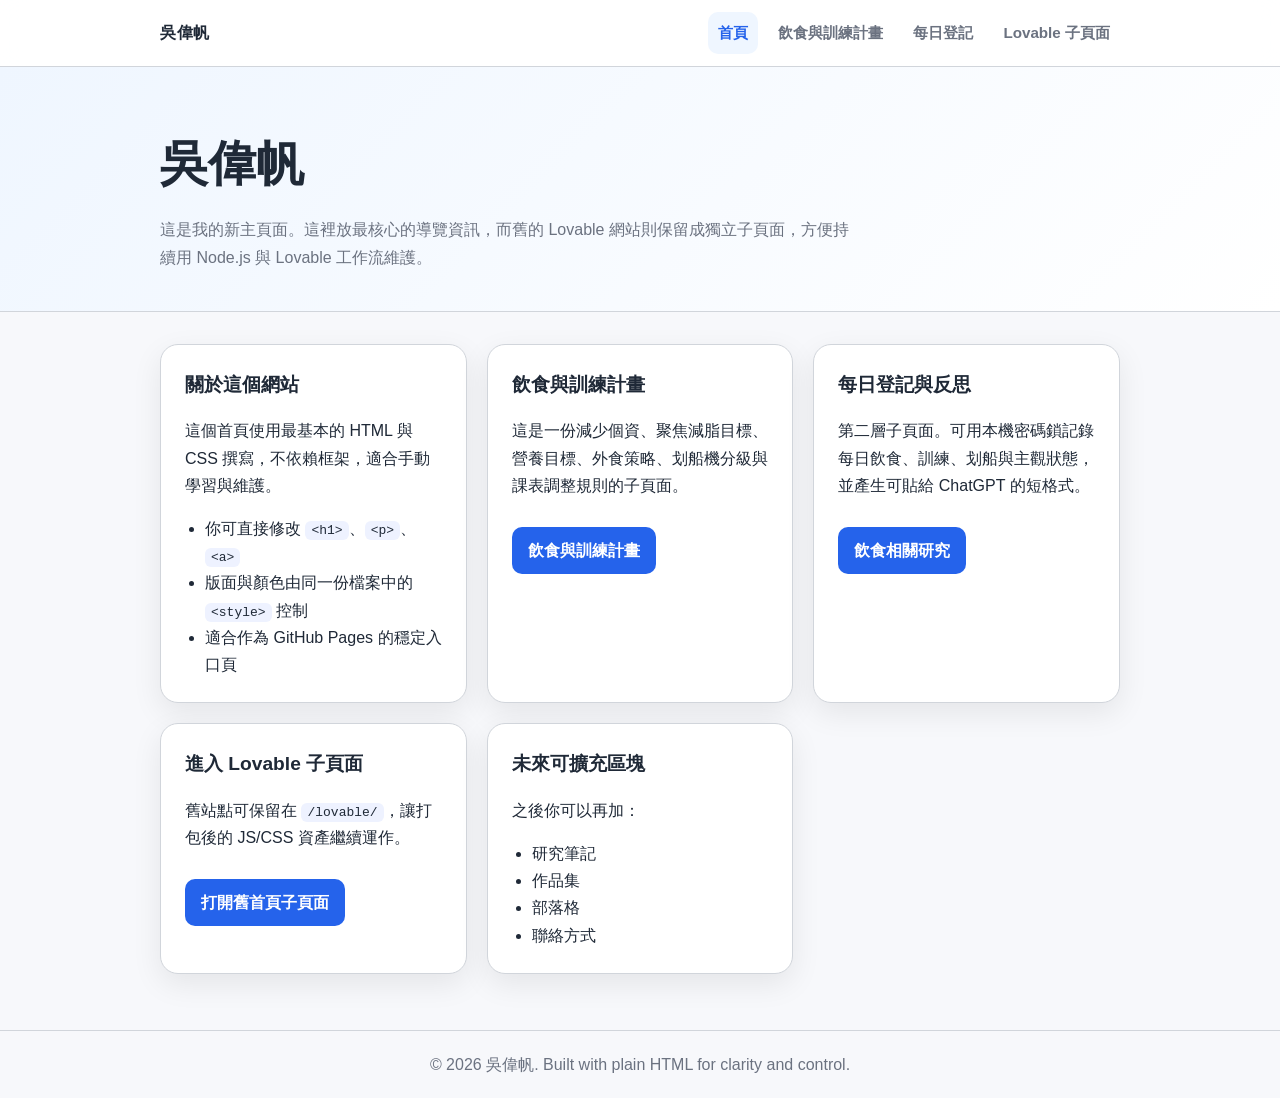
<file: index.html>
<!doctype html>
<html lang="zh-Hant">
<head>
  <meta charset="UTF-8">
  <meta name="viewport" content="width=device-width, initial-scale=1.0">
  <title>吳偉帆 | 個人首頁</title>
  <meta name="description" content="吳偉帆的個人首頁：研究、筆記、作品與子頁面入口。">
  <style>
    :root {
      --bg: #f7f8fb;
      --card: #ffffff;
      --text: #1f2937;
      --muted: #6b7280;
      --line: #d1d5db;
      --accent: #2563eb;
      --accent-2: #1d4ed8;
      --shadow: 0 10px 30px rgba(0,0,0,0.08);
    }
    * { box-sizing: border-box; }
    body {
      margin: 0;
      font-family: Arial, "Noto Sans TC", sans-serif;
      background: var(--bg);
      color: var(--text);
      line-height: 1.7;
    }
    .site-nav {
      position: sticky;
      top: 0;
      z-index: 20;
      background: rgba(255, 255, 255, 0.9);
      border-bottom: 1px solid var(--line);
      backdrop-filter: blur(12px);
    }
    .nav-inner {
      width: min(960px, calc(100% - 32px));
      margin: 0 auto;
      display: flex;
      align-items: center;
      justify-content: space-between;
      gap: 16px;
      padding: 12px 0;
    }
    .brand {
      color: var(--text);
      font-weight: 800;
      text-decoration: none;
      letter-spacing: 0.04em;
    }
    .nav-links {
      display: flex;
      gap: 10px;
      flex-wrap: wrap;
      justify-content: flex-end;
    }
    .nav-links a {
      color: var(--muted);
      text-decoration: none;
      font-size: 0.95rem;
      font-weight: 700;
      padding: 8px 10px;
      border-radius: 10px;
    }
    .nav-links a:hover,
    .nav-links a.active {
      color: var(--accent);
      background: #eff6ff;
    }
    header {
      background: linear-gradient(135deg, #eff6ff, #ffffff);
      border-bottom: 1px solid var(--line);
      padding: 56px 20px 40px;
    }
    .container {
      width: min(960px, calc(100% - 32px));
      margin: 0 auto;
    }
    h1 {
      margin: 0 0 12px;
      font-size: clamp(2rem, 4vw, 3rem);
    }
    .lead {
      margin: 0;
      color: var(--muted);
      max-width: 700px;
    }
    main {
      padding: 32px 0 56px;
    }
    .grid {
      display: grid;
      grid-template-columns: repeat(auto-fit, minmax(260px, 1fr));
      gap: 20px;
    }
    .card {
      background: var(--card);
      border: 1px solid var(--line);
      border-radius: 18px;
      padding: 24px;
      box-shadow: var(--shadow);
    }
    .card h2 {
      margin-top: 0;
      font-size: 1.2rem;
    }
    .button {
      display: inline-block;
      margin-top: 12px;
      padding: 10px 16px;
      background: var(--accent);
      color: white;
      text-decoration: none;
      border-radius: 10px;
      font-weight: 700;
    }
    .button:hover {
      background: var(--accent-2);
    }
    footer {
      border-top: 1px solid var(--line);
      padding: 20px;
      color: var(--muted);
      text-align: center;
    }
    ul {
      padding-left: 20px;
      margin-bottom: 0;
    }
    code {
      background: #eef2ff;
      padding: 2px 6px;
      border-radius: 6px;
    }
    @media (max-width: 640px) {
      .nav-inner {
        align-items: flex-start;
        flex-direction: column;
      }
      .nav-links {
        justify-content: flex-start;
      }
    }
  </style>
</head>
<body>
  <nav class="site-nav" aria-label="主導覽列">
    <div class="nav-inner">
      <a class="brand" href="/">吳偉帆</a>
      <div class="nav-links">
        <a class="active" href="/">首頁</a>
        <a href="/training-plan-v3.html">飲食與訓練計畫</a>
        <a href="/training-plan/daily-log.html">每日登記</a>
        <a href="/lovable/index.html">Lovable 子頁面</a>
      </div>
    </div>
  </nav>

  <header>
    <div class="container">
      <h1>吳偉帆</h1>
      <p class="lead">這是我的新主頁面。這裡放最核心的導覽資訊，而舊的 Lovable 網站則保留成獨立子頁面，方便持續用 Node.js 與 Lovable 工作流維護。</p>
    </div>
  </header>

  <main>
    <div class="container">
      <section class="grid">
        <article class="card">
          <h2>關於這個網站</h2>
          <p>這個首頁使用最基本的 HTML 與 CSS 撰寫，不依賴框架，適合手動學習與維護。</p>
          <ul>
            <li>你可直接修改 <code>&lt;h1&gt;</code>、<code>&lt;p&gt;</code>、<code>&lt;a&gt;</code></li>
            <li>版面與顏色由同一份檔案中的 <code>&lt;style&gt;</code> 控制</li>
            <li>適合作為 GitHub Pages 的穩定入口頁</li>
          </ul>
        </article>

        <article class="card">
          <h2>飲食與訓練計畫</h2>
          <p>這是一份減少個資、聚焦減脂目標、營養目標、外食策略、划船機分級與課表調整規則的子頁面。</p>
          <a class="button" href="/training-plan.html">飲食與訓練計畫</a>
        </article>

        <article class="card">
          <h2>每日登記與反思</h2>
          <p>第二層子頁面。可用本機密碼鎖記錄每日飲食、訓練、划船與主觀狀態，並產生可貼給 ChatGPT 的短格式。</p>
          <a class="button" href="/Nutrition-related research.html">飲食相關研究</a>
        </article>

        <article class="card">
          <h2>進入 Lovable 子頁面</h2>
          <p>舊站點可保留在 <code>/lovable/</code>，讓打包後的 JS/CSS 資產繼續運作。</p>
          <a class="button" href="/lovable/index.html">打開舊首頁子頁面</a>
        </article>

        <article class="card">
          <h2>未來可擴充區塊</h2>
          <p>之後你可以再加：</p>
          <ul>
            <li>研究筆記</li>
            <li>作品集</li>
            <li>部落格</li>
            <li>聯絡方式</li>
          </ul>
        </article>
      </section>
    </div>
  </main>

  <footer>
    © 2026 吳偉帆. Built with plain HTML for clarity and control.
  </footer>
</body>
</html>
</file>
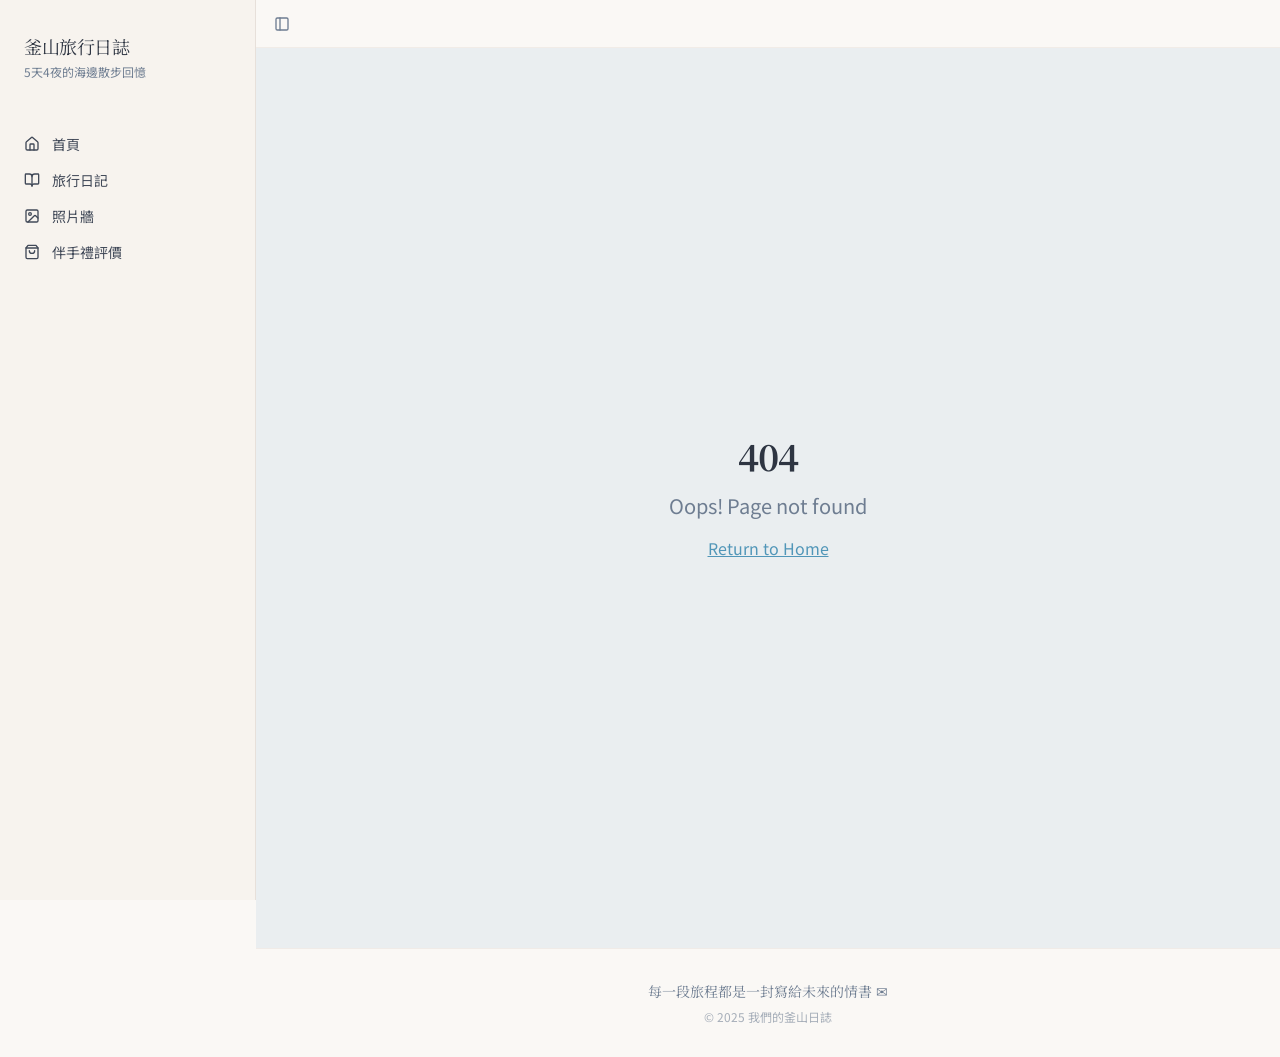
<file: lovable/index.html>
<!doctype html>
<html lang="en">
  <head>
    <meta charset="UTF-8" />
    <meta name="viewport" content="width=device-width, initial-scale=1.0" />
    <title>Home Pages | Lovable Subpage</title>
    <meta name="description" content="為吳偉帆的個人網站，整理與發佈研究筆記、個人作品、旅遊札記、美食或藝術鑑賞等等。" />
    <meta name="author" content="WEIFAN-WU" />
    <meta property="og:title" content="Home Pages | Lovable Subpage" />
    <meta property="og:description" content="為吳偉帆的個人網站，整理與發佈研究筆記、個人作品、旅遊札記、美食或藝術鑑賞等等。" />
    <meta property="og:type" content="website" />
    <meta property="og:image" content="https://lovable.dev/opengraph-image-p98pqg.png" />
    <meta name="twitter:card" content="summary_large_image" />
    <meta name="twitter:site" content="@Chriswu" />
    <meta name="twitter:image" content="https://lovable.dev/opengraph-image-p98pqg.png" />
    <script type="module" crossorigin src="/lovable/assets/index-Dj03WeGy.js"></script>
    <link rel="stylesheet" crossorigin href="/lovable/assets/index-DDyqptlk.css" />
  </head>
  <body>
    <div id="root"></div>
  </body>
</html>
</file>
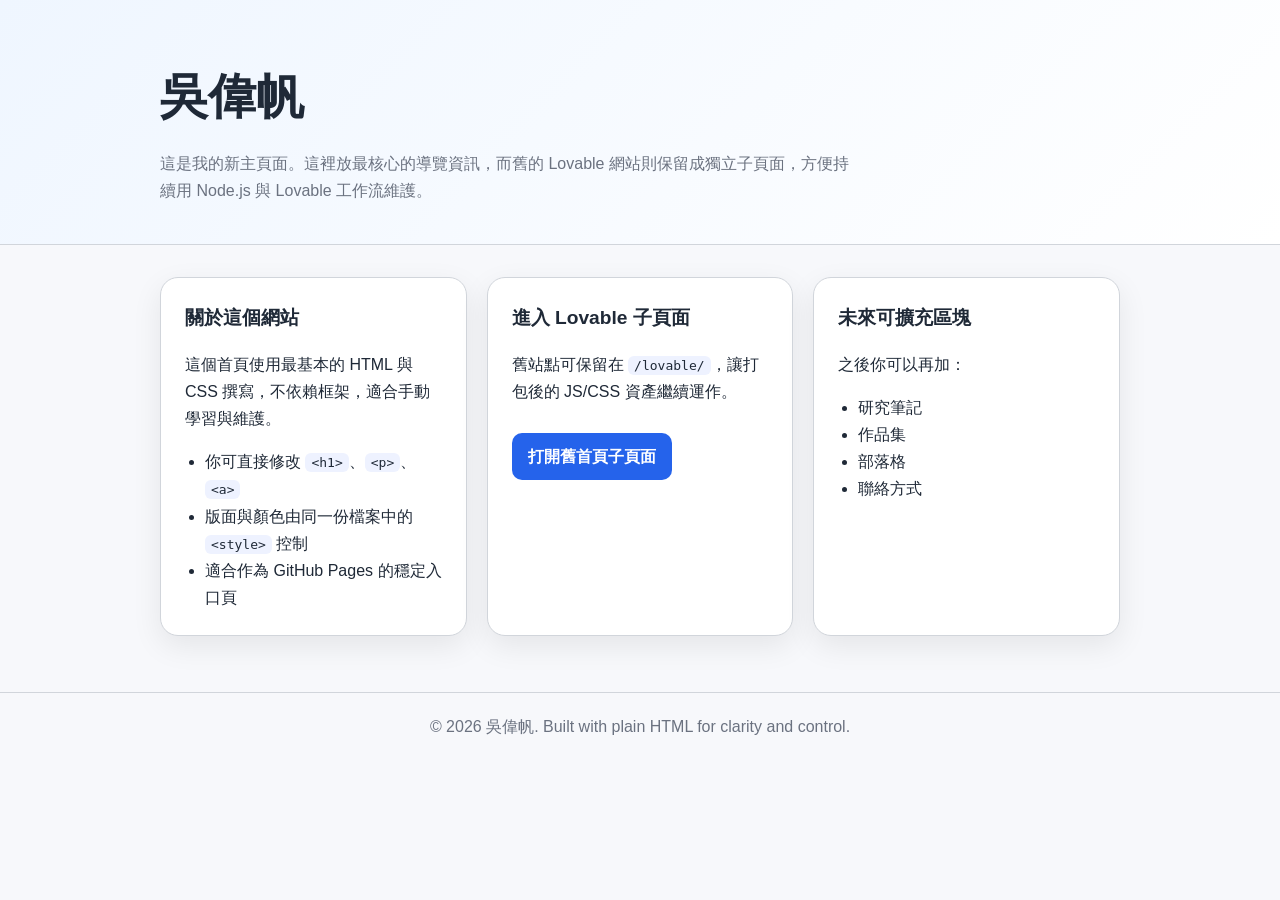
<file: index.new-homepage.example.html>
<!doctype html>
<html lang="zh-Hant">
<head>
  <meta charset="UTF-8">
  <meta name="viewport" content="width=device-width, initial-scale=1.0">
  <title>吳偉帆 | 個人首頁</title>
  <meta name="description" content="吳偉帆的個人首頁：研究、筆記、作品與子頁面入口。">
  <style>
    :root {
      --bg: #f7f8fb;
      --card: #ffffff;
      --text: #1f2937;
      --muted: #6b7280;
      --line: #d1d5db;
      --accent: #2563eb;
      --accent-2: #1d4ed8;
      --shadow: 0 10px 30px rgba(0,0,0,0.08);
    }
    * { box-sizing: border-box; }
    body {
      margin: 0;
      font-family: Arial, "Noto Sans TC", sans-serif;
      background: var(--bg);
      color: var(--text);
      line-height: 1.7;
    }
    header {
      background: linear-gradient(135deg, #eff6ff, #ffffff);
      border-bottom: 1px solid var(--line);
      padding: 56px 20px 40px;
    }
    .container {
      width: min(960px, calc(100% - 32px));
      margin: 0 auto;
    }
    h1 {
      margin: 0 0 12px;
      font-size: clamp(2rem, 4vw, 3rem);
    }
    .lead {
      margin: 0;
      color: var(--muted);
      max-width: 700px;
    }
    main {
      padding: 32px 0 56px;
    }
    .grid {
      display: grid;
      grid-template-columns: repeat(auto-fit, minmax(260px, 1fr));
      gap: 20px;
    }
    .card {
      background: var(--card);
      border: 1px solid var(--line);
      border-radius: 18px;
      padding: 24px;
      box-shadow: var(--shadow);
    }
    .card h2 {
      margin-top: 0;
      font-size: 1.2rem;
    }
    .button {
      display: inline-block;
      margin-top: 12px;
      padding: 10px 16px;
      background: var(--accent);
      color: white;
      text-decoration: none;
      border-radius: 10px;
      font-weight: 700;
    }
    .button:hover {
      background: var(--accent-2);
    }
    footer {
      border-top: 1px solid var(--line);
      padding: 20px;
      color: var(--muted);
      text-align: center;
    }
    ul {
      padding-left: 20px;
      margin-bottom: 0;
    }
    code {
      background: #eef2ff;
      padding: 2px 6px;
      border-radius: 6px;
    }
  </style>
</head>
<body>
  <header>
    <div class="container">
      <h1>吳偉帆</h1>
      <p class="lead">這是我的新主頁面。這裡放最核心的導覽資訊，而舊的 Lovable 網站則保留成獨立子頁面，方便持續用 Node.js 與 Lovable 工作流維護。</p>
    </div>
  </header>

  <main>
    <div class="container">
      <section class="grid">
        <article class="card">
          <h2>關於這個網站</h2>
          <p>這個首頁使用最基本的 HTML 與 CSS 撰寫，不依賴框架，適合手動學習與維護。</p>
          <ul>
            <li>你可直接修改 <code>&lt;h1&gt;</code>、<code>&lt;p&gt;</code>、<code>&lt;a&gt;</code></li>
            <li>版面與顏色由同一份檔案中的 <code>&lt;style&gt;</code> 控制</li>
            <li>適合作為 GitHub Pages 的穩定入口頁</li>
          </ul>
        </article>

        <article class="card">
          <h2>進入 Lovable 子頁面</h2>
          <p>舊站點可保留在 <code>/lovable/</code>，讓打包後的 JS/CSS 資產繼續運作。</p>
          <a class="button" href="/lovable/">打開舊首頁子頁面</a>
        </article>

        <article class="card">
          <h2>未來可擴充區塊</h2>
          <p>之後你可以再加：</p>
          <ul>
            <li>研究筆記</li>
            <li>作品集</li>
            <li>部落格</li>
            <li>聯絡方式</li>
          </ul>
        </article>
      </section>
    </div>
  </main>

  <footer>
    © 2026 吳偉帆. Built with plain HTML for clarity and control.
  </footer>
</body>
</html>
</file>
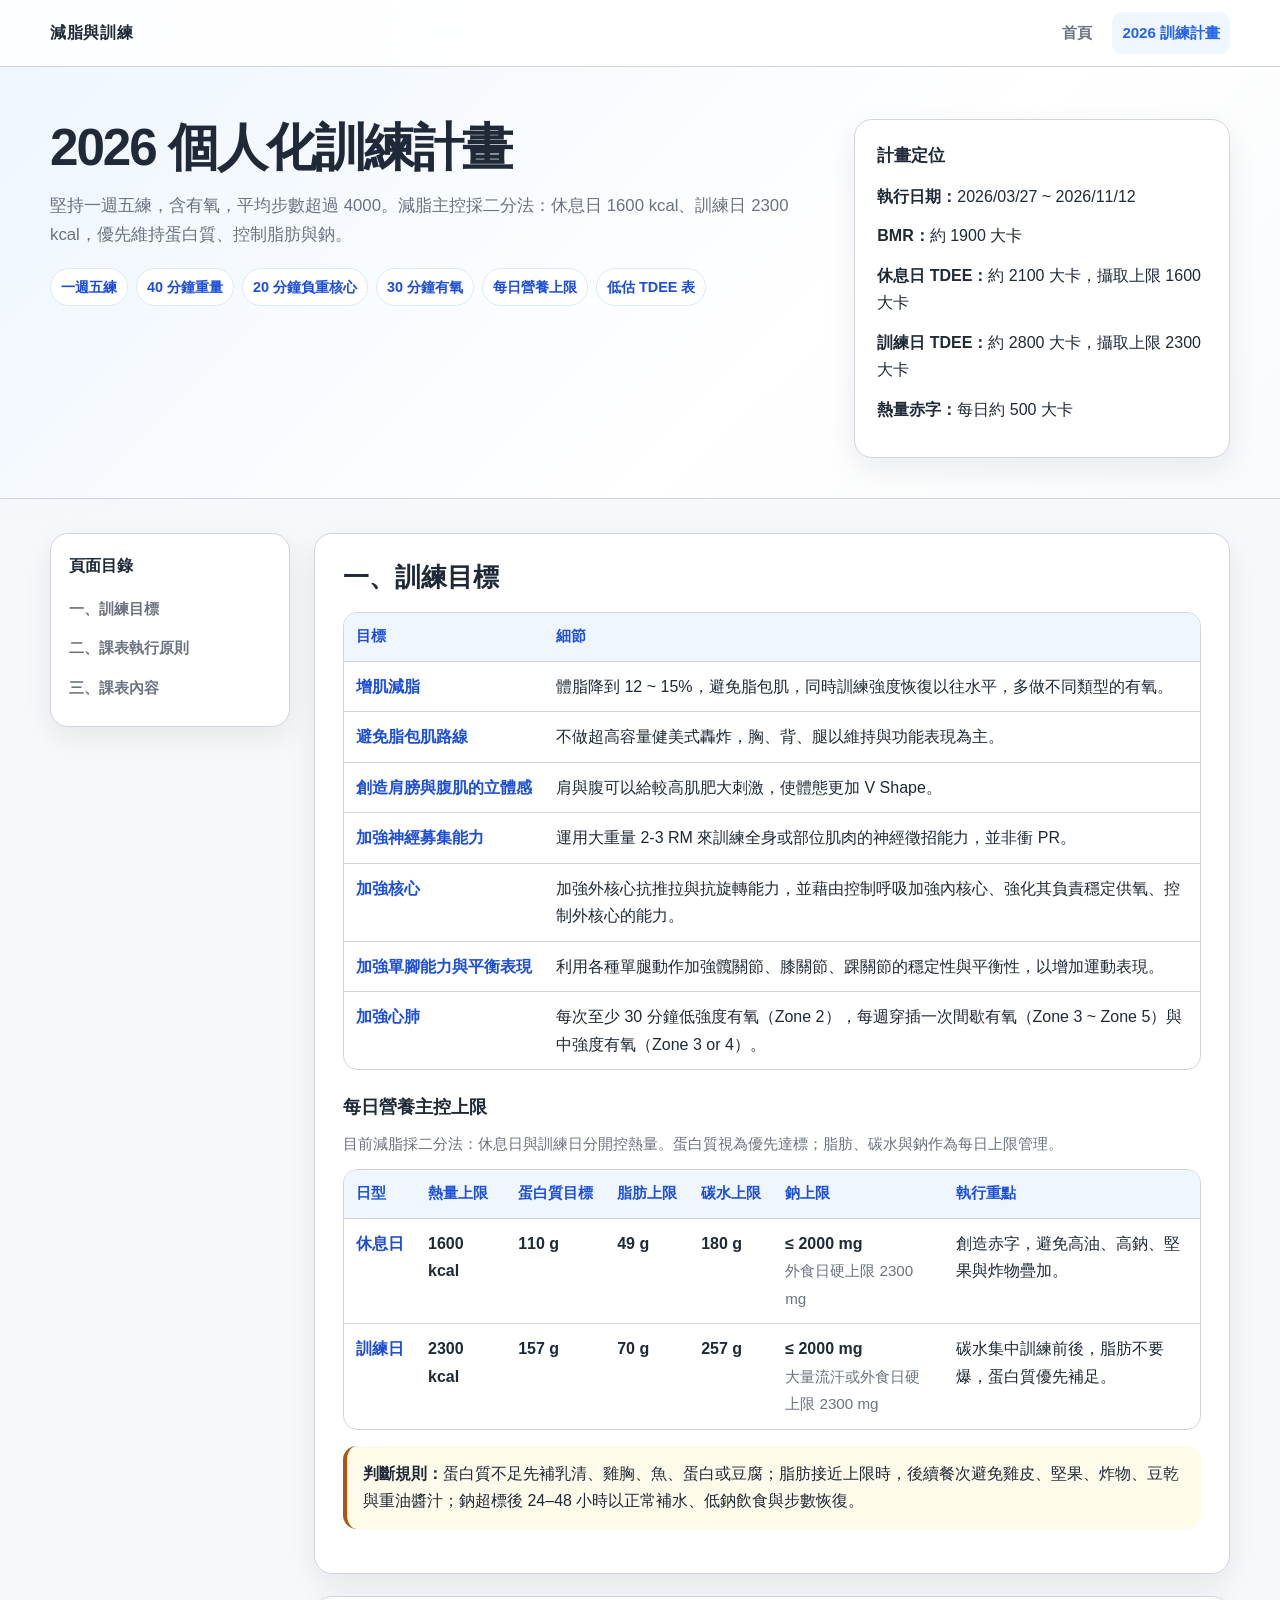
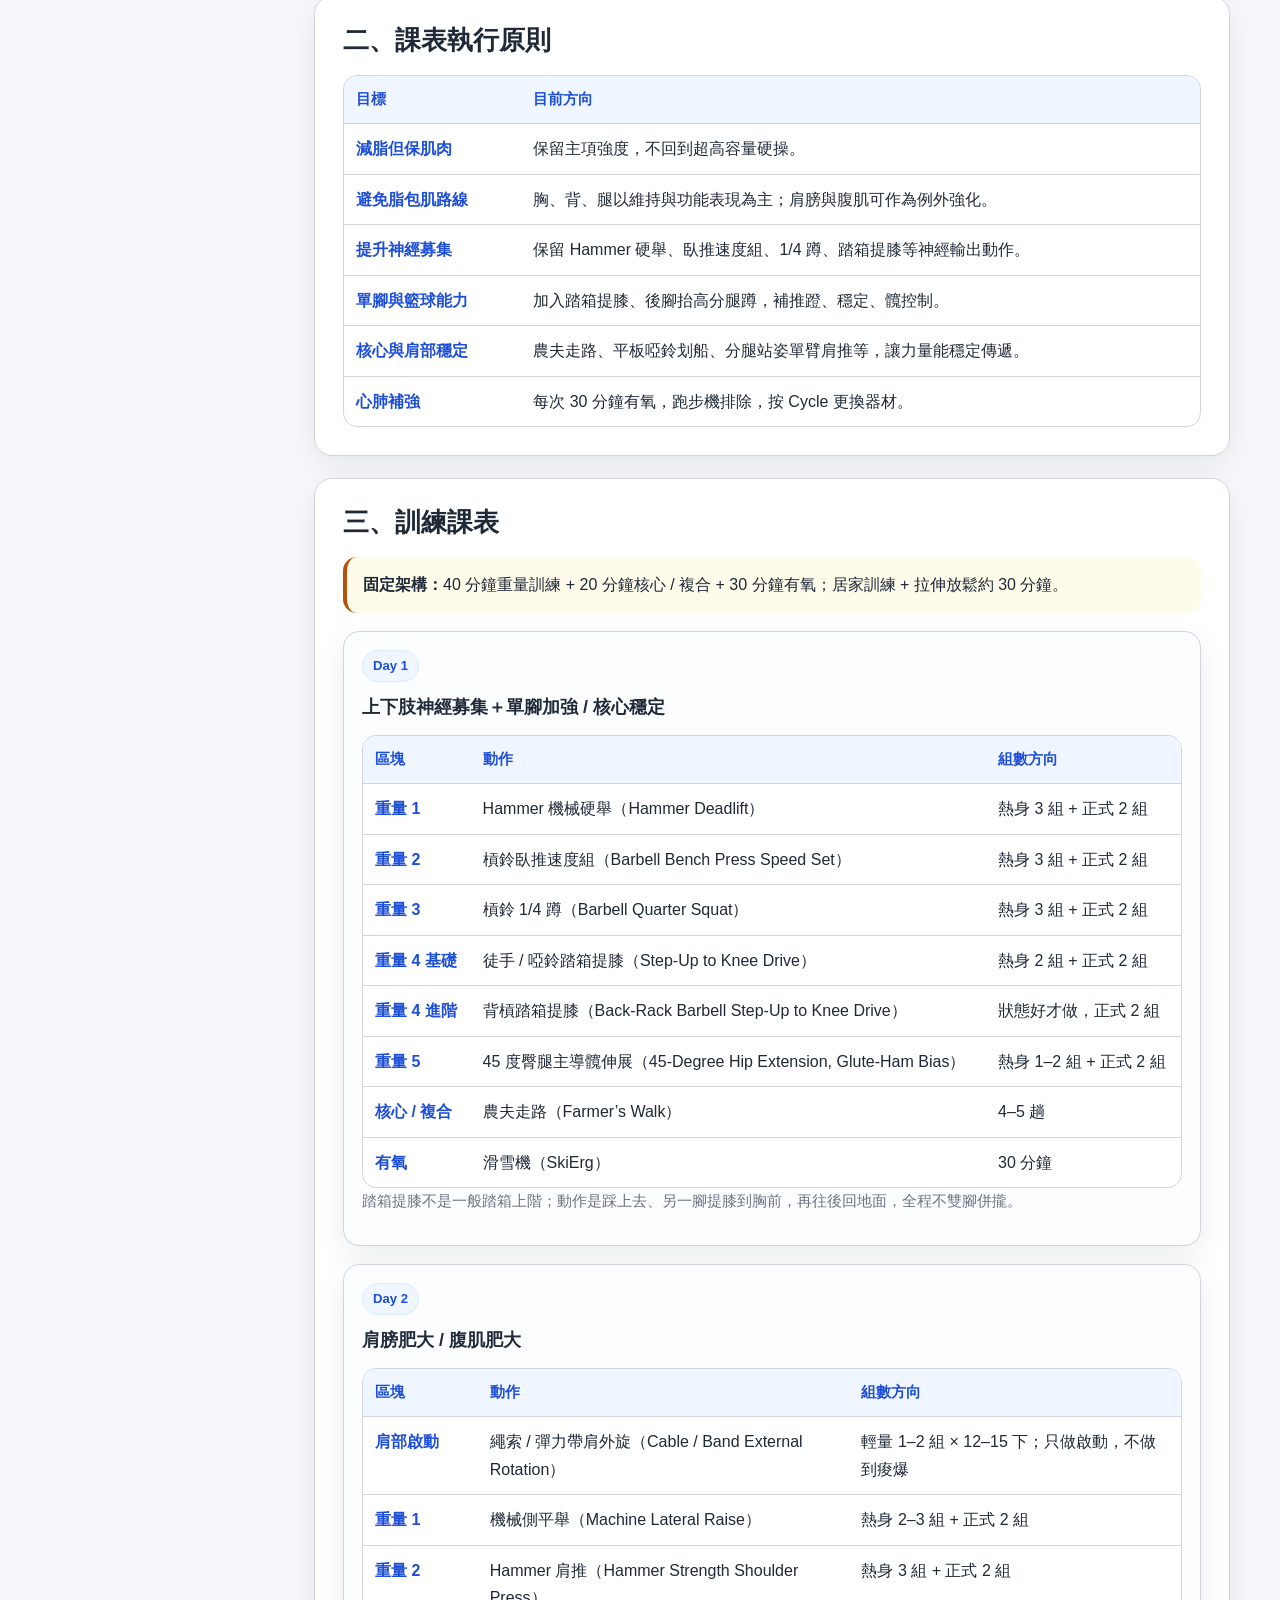
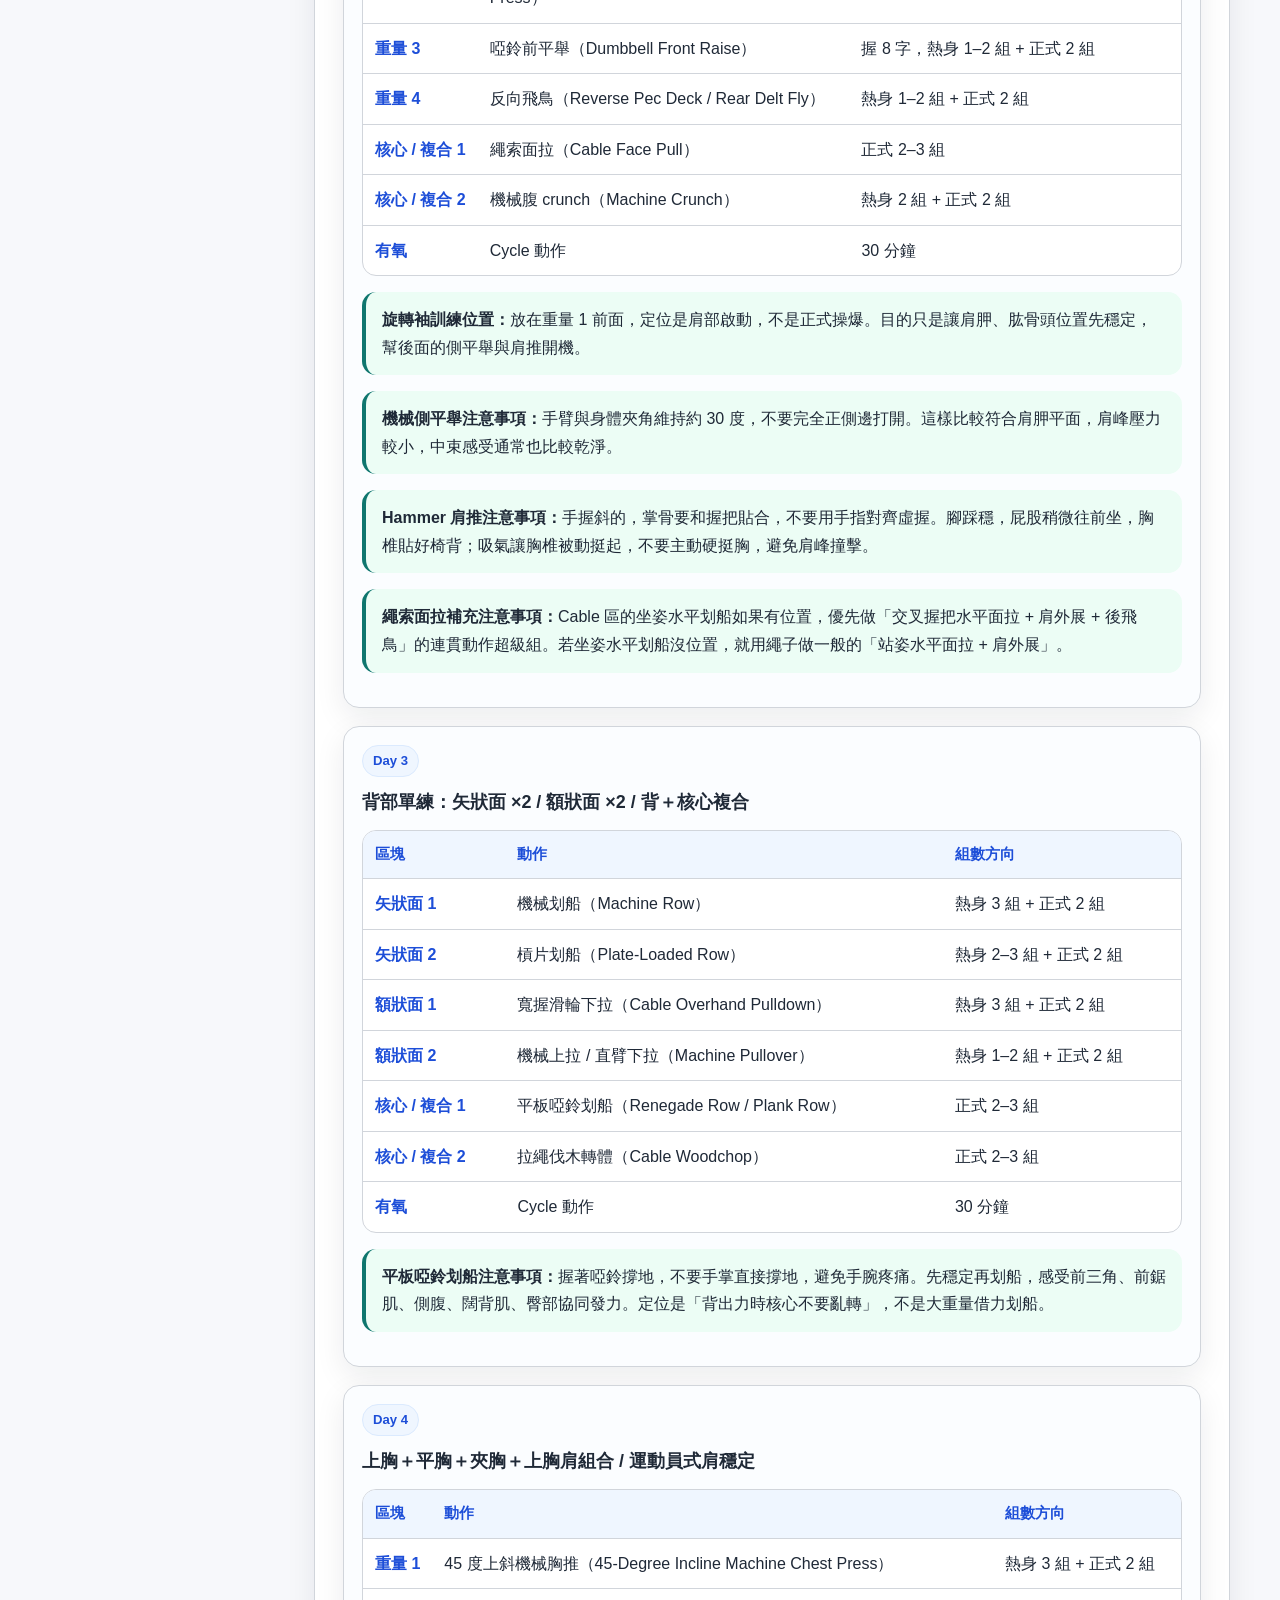
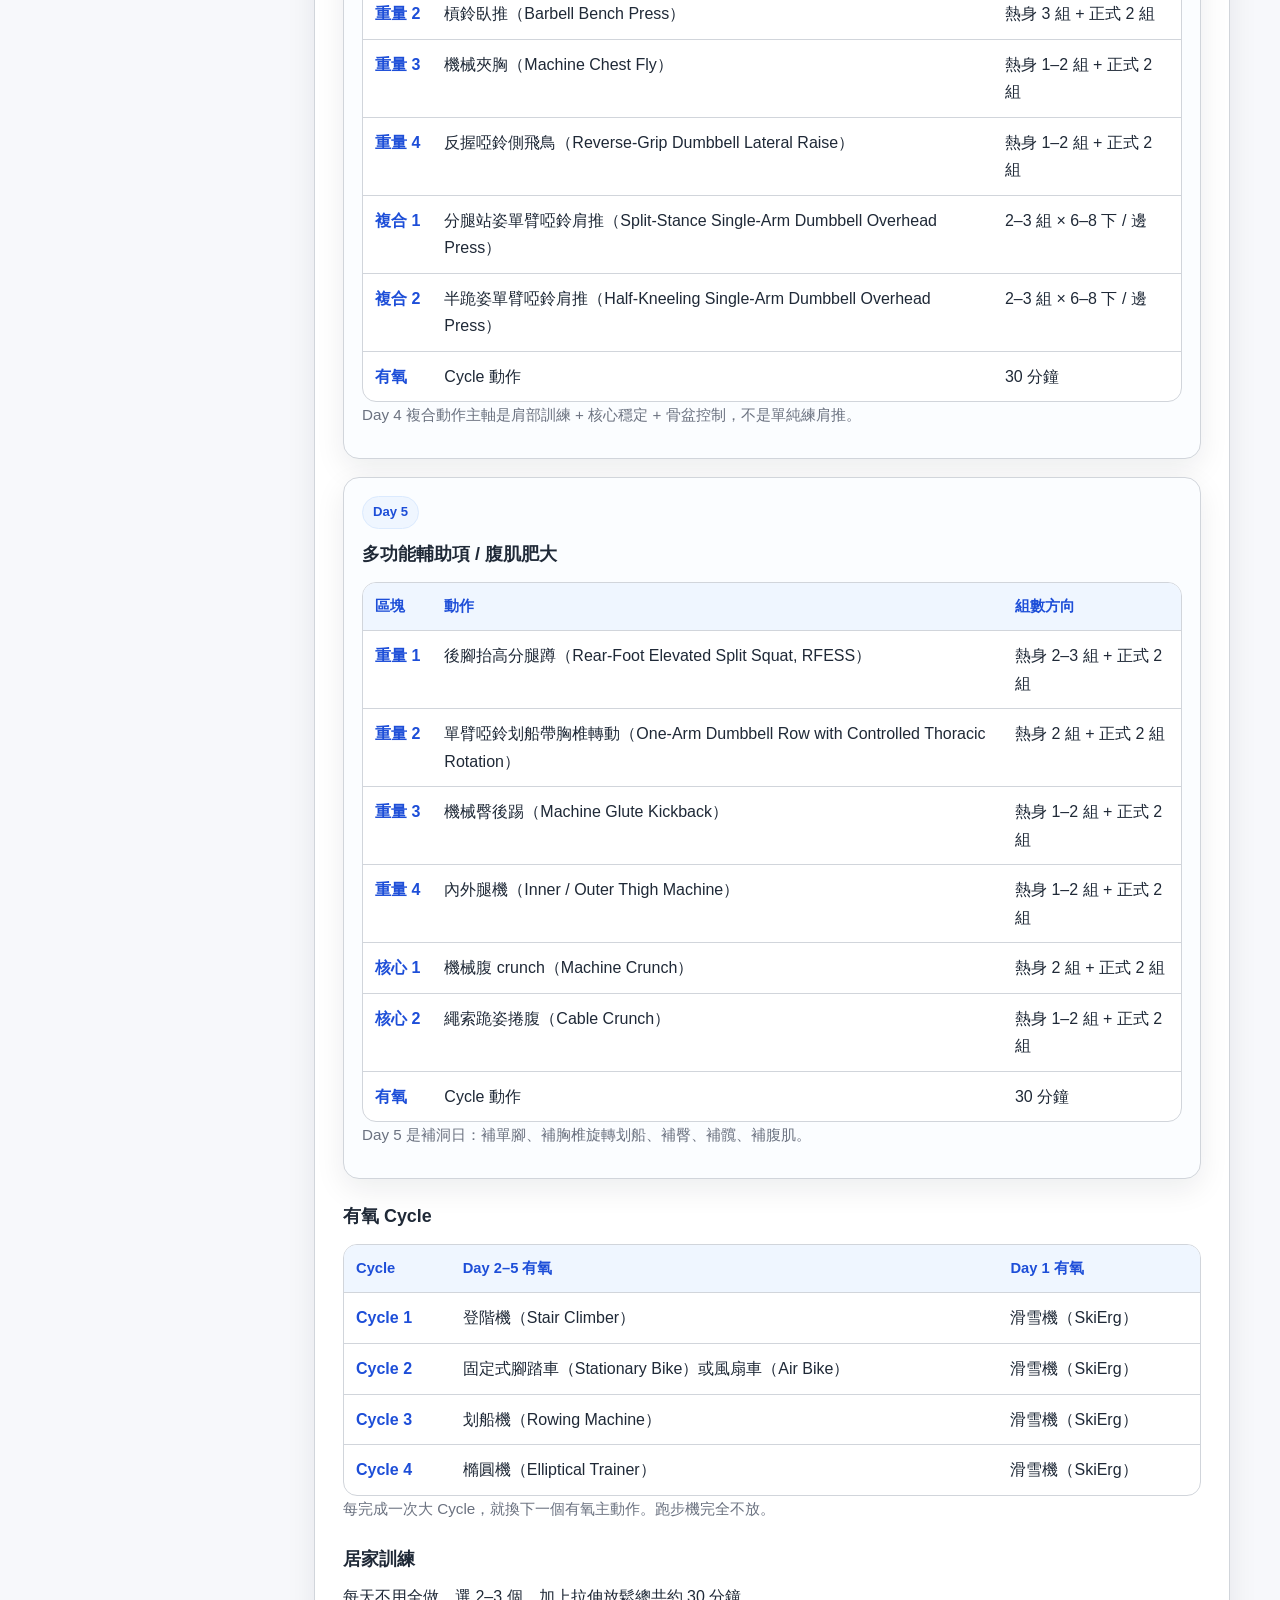
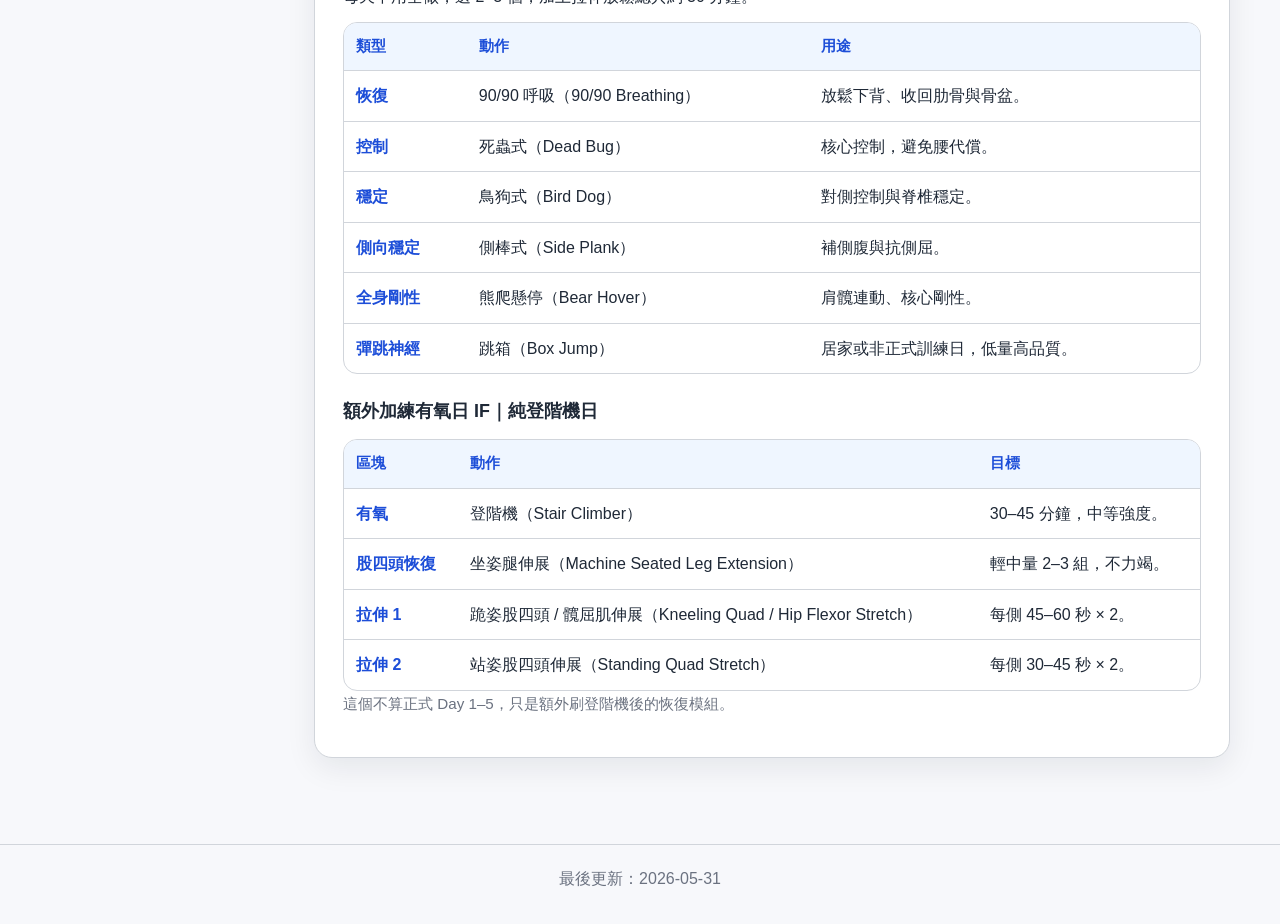
<file: training-plan.html>
<!doctype html>
<html lang="zh-Hant">
<head>
  <meta charset="UTF-8">
  <meta name="viewport" content="width=device-width, initial-scale=1.0">
  <title>2026 個人化訓練計畫</title>
  <meta name="description" content="2026 個人化一週五練課表：40分鐘重量、20分鐘核心複合、30分鐘有氧，含居家訓練與動作注意事項。">
  <style>
    :root {
      --bg: #f7f8fb;
      --card: #ffffff;
      --text: #1f2937;
      --muted: #6b7280;
      --line: #d1d5db;
      --accent: #2563eb;
      --accent-2: #1d4ed8;
      --accent-soft: #eff6ff;
      --accent-soft-2: #dbeafe;
      --good: #0f766e;
      --warn: #b45309;
      --danger: #b91c1c;
      --shadow: 0 10px 30px rgba(15,23,42,0.08);
      --radius: 18px;
    }
    * { box-sizing: border-box; }
    html { scroll-behavior: smooth; }
    body {
      margin: 0;
      font-family: Arial, "Noto Sans TC", sans-serif;
      color: var(--text);
      background: radial-gradient(circle at top left, rgba(37,99,235,0.11), transparent 34rem), var(--bg);
      line-height: 1.72;
      overflow-wrap: anywhere;
    }
    .site-nav {
      position: sticky;
      top: 0;
      z-index: 20;
      background: rgba(255,255,255,0.92);
      border-bottom: 1px solid var(--line);
      backdrop-filter: blur(12px);
    }
    .nav-inner {
      width: min(1180px, calc(100% - 32px));
      margin: 0 auto;
      display: flex;
      justify-content: space-between;
      align-items: center;
      gap: 16px;
      padding: 12px 0;
    }
    .brand { color: var(--text); font-weight: 900; text-decoration: none; letter-spacing: 0.04em; white-space: nowrap; }
    .nav-links { display: flex; flex-wrap: wrap; gap: 10px; justify-content: flex-end; }
    .nav-links a {
      color: var(--muted);
      text-decoration: none;
      font-size: 0.94rem;
      font-weight: 800;
      padding: 8px 10px;
      border-radius: 10px;
      white-space: nowrap;
    }
    .nav-links a:hover, .nav-links a.active { color: var(--accent); background: var(--accent-soft); }
    header.hero {
      border-bottom: 1px solid var(--line);
      background: linear-gradient(135deg, #eff6ff, #ffffff 62%, #f8fafc);
      padding: 52px 20px 40px;
    }
    .container { width: min(1180px, calc(100% - 32px)); margin: 0 auto; }
    .hero-grid { display: grid; grid-template-columns: minmax(0, 1.35fr) minmax(280px, 0.65fr); gap: 24px; }
    h1 { margin: 0 0 14px; font-size: clamp(2rem, 4vw, 3.2rem); line-height: 1.15; letter-spacing: -0.04em; }
    .lead { color: var(--muted); margin: 0; max-width: 820px; font-size: 1.05rem; }
    .pill-row { display: flex; flex-wrap: wrap; gap: 8px; margin-top: 18px; }
    .pill {
      display: inline-flex;
      border: 1px solid var(--accent-soft-2);
      background: #fff;
      color: var(--accent-2);
      border-radius: 999px;
      padding: 6px 10px;
      font-size: 0.9rem;
      font-weight: 800;
    }
    .hero-panel, .toc, section.block, .day-card, .metric {
      background: var(--card);
      border: 1px solid var(--line);
      box-shadow: var(--shadow);
    }
    .hero-panel { border-radius: var(--radius); padding: 22px; }
    .hero-panel h2 { font-size: 1.05rem; margin: 0 0 12px; }
    .hero-panel p, p { margin: 0 0 12px; }
    main { padding: 34px 0 64px; }
    .page-layout { display: grid; grid-template-columns: 240px minmax(0, 1fr); gap: 24px; align-items: start; }
    .toc { position: sticky; top: 76px; border-radius: var(--radius); padding: 18px; }
    .toc h2 { margin: 0 0 10px; font-size: 1rem; }
    .toc a { display: block; color: var(--muted); text-decoration: none; padding: 7px 0; font-weight: 800; font-size: 0.92rem; }
    .toc a:hover { color: var(--accent); }
    section.block { border-radius: var(--radius); padding: 28px; margin-bottom: 22px; min-width: 0; }
    section.block h2 { margin: 0 0 18px; font-size: clamp(1.45rem, 2vw, 1.9rem); line-height: 1.25; }
    h3 { margin: 22px 0 8px; font-size: 1.12rem; }
    h4 { margin: 18px 0 8px; font-size: 1rem; color: var(--accent-2); }
    ul { margin: 8px 0 0; padding-left: 1.25rem; }
    li { margin: 0 0 8px; }
    .callout { border-left: 4px solid var(--accent); background: var(--accent-soft); border-radius: 14px; padding: 14px 16px; margin: 16px 0; }
    .callout.good { border-color: var(--good); background: #ecfdf5; }
    .callout.warn { border-color: var(--warn); background: #fffbeb; }
    .metric-grid { display: grid; grid-template-columns: repeat(auto-fit, minmax(160px, 1fr)); gap: 12px; margin: 18px 0; }
    .metric { border-radius: 16px; padding: 14px; background: #fbfdff; }
    .metric span { display: block; color: var(--muted); font-size: 0.9rem; margin-bottom: 4px; }
    .metric b { font-size: 1.05rem; }
    .day-card { border-radius: 16px; padding: 18px; background: #fbfdff; margin-top: 18px; min-width: 0; }
    .day-card h3 { margin-top: 0; }
    .mini-label {
      display: inline-block;
      color: var(--accent-2);
      background: var(--accent-soft);
      border: 1px solid var(--accent-soft-2);
      border-radius: 999px;
      padding: 4px 10px;
      font-size: 0.82rem;
      font-weight: 900;
      margin-bottom: 10px;
    }
    .table-wrap { overflow-x: auto; border: 1px solid var(--line); border-radius: 14px; background: #fff; margin-top: 12px; }
    table { width: 100%; border-collapse: collapse; min-width: 760px; }
    th, td { border-bottom: 1px solid var(--line); padding: 11px 12px; text-align: left; vertical-align: top; }
    th { background: var(--accent-soft); color: var(--accent-2); font-size: 0.92rem; white-space: nowrap; }
    tr:last-child td { border-bottom: 0; }
    td:first-child { font-weight: 900; color: var(--accent-2); white-space: nowrap; }
    .subtle { color: var(--muted); font-size: 0.95rem; }
    footer { border-top: 1px solid var(--line); padding: 20px; color: var(--muted); text-align: center; }
    @media (max-width: 860px) { .hero-grid, .page-layout { grid-template-columns: 1fr; } .toc { position: static; } }
    @media (max-width: 640px) {
      .nav-inner { align-items: flex-start; flex-direction: column; }
      .nav-links { justify-content: flex-start; gap: 6px; }
      .nav-links a { font-size: 0.88rem; padding: 6px 8px; white-space: normal; }
      section.block { padding: 22px; }
      .container { width: min(100% - 24px, 1180px); }
    }
  </style>
</head>
<body>
  <nav class="site-nav" aria-label="主導覽列">
    <div class="nav-inner">
      <a class="brand" href="/">減脂與訓練</a>
      <div class="nav-links">
        <a href="/">首頁</a>
        <a class="active" href="/training-plan.html">2026 訓練計畫</a>
      </div>
    </div>
  </nav>

  <header class="hero">
    <div class="container hero-grid">
      <div>
        <h1>2026 個人化訓練計畫</h1>
        <p class="lead">堅持一週五練，含有氧，平均步數超過 4000。減脂主控採二分法：休息日 1600 kcal、訓練日 2300 kcal，優先維持蛋白質、控制脂肪與鈉。</p>
        <div class="pill-row">
          <span class="pill">一週五練</span>
          <span class="pill">40 分鐘重量</span>
          <span class="pill">20 分鐘負重核心</span>
          <span class="pill">30 分鐘有氧</span>
          <span class="pill">每日營養上限</span>
          <span class="pill">低估 TDEE 表</span>
        </div>
      </div>
      <aside class="hero-panel" aria-label="快速摘要">
        <h2>計畫定位</h2>
        <p><strong>執行日期：</strong>2026/03/27 ~ 2026/11/12</p>
        <p><strong>BMR：</strong>約 1900 大卡</p>
        <p><strong>休息日 TDEE：</strong>約 2100 大卡，攝取上限 1600 大卡</p>
        <p><strong>訓練日 TDEE：</strong>約 2800 大卡，攝取上限 2300 大卡</p>
        <p><strong>熱量赤字：</strong>每日約 500 大卡</p>
      </aside>
    </div>
  </header>

  <main>
    <div class="container page-layout">
      <aside class="toc" aria-label="頁面目錄">
        <h2>頁面目錄</h2>
        <a href="#goals">一、訓練目標</a>
        <a href="#rules">二、課表執行原則</a>
        <a href="#weekly-plan">三、課表內容</a>
      </aside>

      <div>
        <section class="block" id="goals">
          <h2>一、訓練目標</h2>
          <div class="table-wrap">
            <table class="goal-table">
              <thead><tr><th>目標</th><th>細節</th></tr></thead>
              <tbody>
                <tr><td>增肌減脂</td><td>體脂降到 12 ~ 15%，避免脂包肌，同時訓練強度恢復以往水平，多做不同類型的有氧。</td></tr>
                <tr><td>避免脂包肌路線</td><td>不做超高容量健美式轟炸，胸、背、腿以維持與功能表現為主。</td></tr>
                <tr><td>創造肩膀與腹肌的立體感</td><td>肩與腹可以給較高肌肥大刺激，使體態更加 V Shape。</td></tr>
                <tr><td>加強神經募集能力</td><td>運用大重量 2-3 RM 來訓練全身或部位肌肉的神經徵招能力，並非衝 PR。</td></tr>
                <tr><td>加強核心</td><td>加強外核心抗推拉與抗旋轉能力，並藉由控制呼吸加強內核心、強化其負責穩定供氧、控制外核心的能力。</td></tr>
                <tr><td>加強單腳能力與平衡表現</td><td>利用各種單腿動作加強髖關節、膝關節、踝關節的穩定性與平衡性，以增加運動表現。</td></tr>
                <tr><td>加強心肺</td><td>每次至少 30 分鐘低強度有氧（Zone 2），每週穿插一次間歇有氧（Zone 3 ~ Zone 5）與中強度有氧（Zone 3 or 4）。</td></tr>
              </tbody>
            </table>
          </div>

          <h3>每日營養主控上限</h3>
          <p class="subtle">目前減脂採二分法：休息日與訓練日分開控熱量。蛋白質視為優先達標；脂肪、碳水與鈉作為每日上限管理。</p>
          <div class="table-wrap">
            <table>
              <thead>
                <tr><th>日型</th><th>熱量上限</th><th>蛋白質目標</th><th>脂肪上限</th><th>碳水上限</th><th>鈉上限</th><th>執行重點</th></tr>
              </thead>
              <tbody>
                <tr><td>休息日</td><td><strong>1600 kcal</strong></td><td><strong>110 g</strong></td><td><strong>49 g</strong></td><td><strong>180 g</strong></td><td><strong>≤ 2000 mg</strong><br><span class="subtle">外食日硬上限 2300 mg</span></td><td>創造赤字，避免高油、高鈉、堅果與炸物疊加。</td></tr>
                <tr><td>訓練日</td><td><strong>2300 kcal</strong></td><td><strong>157 g</strong></td><td><strong>70 g</strong></td><td><strong>257 g</strong></td><td><strong>≤ 2000 mg</strong><br><span class="subtle">大量流汗或外食日硬上限 2300 mg</span></td><td>碳水集中訓練前後，脂肪不要爆，蛋白質優先補足。</td></tr>
              </tbody>
            </table>
          </div>
          <div class="callout warn"><strong>判斷規則：</strong>蛋白質不足先補乳清、雞胸、魚、蛋白或豆腐；脂肪接近上限時，後續餐次避免雞皮、堅果、炸物、豆乾與重油醬汁；鈉超標後 24–48 小時以正常補水、低鈉飲食與步數恢復。</div>
        </section>

        <section class="block" id="rules">
          <h2>二、課表執行原則</h2>
          <div class="table-wrap">
            <table>
              <thead><tr><th>目標</th><th>目前方向</th></tr></thead>
              <tbody>
                <tr><td>減脂但保肌肉</td><td>保留主項強度，不回到超高容量硬操。</td></tr>
                <tr><td>避免脂包肌路線</td><td>胸、背、腿以維持與功能表現為主；肩膀與腹肌可作為例外強化。</td></tr>
                <tr><td>提升神經募集</td><td>保留 Hammer 硬舉、臥推速度組、1/4 蹲、踏箱提膝等神經輸出動作。</td></tr>
                <tr><td>單腳與籃球能力</td><td>加入踏箱提膝、後腳抬高分腿蹲，補推蹬、穩定、髖控制。</td></tr>
                <tr><td>核心與肩部穩定</td><td>農夫走路、平板啞鈴划船、分腿站姿單臂肩推等，讓力量能穩定傳遞。</td></tr>
                <tr><td>心肺補強</td><td>每次 30 分鐘有氧，跑步機排除，按 Cycle 更換器材。</td></tr>
              </tbody>
            </table>
          </div>
        </section>

        <section class="block" id="weekly-plan">
          <h2>三、訓練課表</h2>
          <div class="callout warn">
            <strong>固定架構：</strong>40 分鐘重量訓練 + 20 分鐘核心 / 複合 + 30 分鐘有氧；居家訓練 + 拉伸放鬆約 30 分鐘。
          </div>

          <article class="day-card">
            <span class="mini-label">Day 1</span>
            <h3>上下肢神經募集＋單腳加強 / 核心穩定</h3>
            <div class="table-wrap"><table><thead><tr><th>區塊</th><th>動作</th><th>組數方向</th></tr></thead><tbody>
              <tr><td>重量 1</td><td>Hammer 機械硬舉（Hammer Deadlift）</td><td>熱身 3 組 + 正式 2 組</td></tr>
              <tr><td>重量 2</td><td>槓鈴臥推速度組（Barbell Bench Press Speed Set）</td><td>熱身 3 組 + 正式 2 組</td></tr>
              <tr><td>重量 3</td><td>槓鈴 1/4 蹲（Barbell Quarter Squat）</td><td>熱身 3 組 + 正式 2 組</td></tr>
              <tr><td>重量 4 基礎</td><td>徒手 / 啞鈴踏箱提膝（Step-Up to Knee Drive）</td><td>熱身 2 組 + 正式 2 組</td></tr>
              <tr><td>重量 4 進階</td><td>背槓踏箱提膝（Back-Rack Barbell Step-Up to Knee Drive）</td><td>狀態好才做，正式 2 組</td></tr>
              <tr><td>重量 5</td><td>45 度臀腿主導髖伸展（45-Degree Hip Extension, Glute-Ham Bias）</td><td>熱身 1–2 組 + 正式 2 組</td></tr>
              <tr><td>核心 / 複合</td><td>農夫走路（Farmer’s Walk）</td><td>4–5 趟</td></tr>
              <tr><td>有氧</td><td>滑雪機（SkiErg）</td><td>30 分鐘</td></tr>
            </tbody></table></div>
            <p class="subtle">踏箱提膝不是一般踏箱上階；動作是踩上去、另一腳提膝到胸前，再往後回地面，全程不雙腳併攏。</p>
          </article>

          <article class="day-card">
            <span class="mini-label">Day 2</span>
            <h3>肩膀肥大 / 腹肌肥大</h3>
            <div class="table-wrap"><table><thead><tr><th>區塊</th><th>動作</th><th>組數方向</th></tr></thead><tbody>
              <tr><td>肩部啟動</td><td>繩索 / 彈力帶肩外旋（Cable / Band External Rotation）</td><td>輕量 1–2 組 × 12–15 下；只做啟動，不做到痠爆</td></tr>
              <tr><td>重量 1</td><td>機械側平舉（Machine Lateral Raise）</td><td>熱身 2–3 組 + 正式 2 組</td></tr>
              <tr><td>重量 2</td><td>Hammer 肩推（Hammer Strength Shoulder Press）</td><td>熱身 3 組 + 正式 2 組</td></tr>
              <tr><td>重量 3</td><td>啞鈴前平舉（Dumbbell Front Raise）</td><td>握 8 字，熱身 1–2 組 + 正式 2 組</td></tr>
              <tr><td>重量 4</td><td>反向飛鳥（Reverse Pec Deck / Rear Delt Fly）</td><td>熱身 1–2 組 + 正式 2 組</td></tr>
              <tr><td>核心 / 複合 1</td><td>繩索面拉（Cable Face Pull）</td><td>正式 2–3 組</td></tr>
              <tr><td>核心 / 複合 2</td><td>機械腹 crunch（Machine Crunch）</td><td>熱身 2 組 + 正式 2 組</td></tr>
              <tr><td>有氧</td><td>Cycle 動作</td><td>30 分鐘</td></tr>
            </tbody></table></div>
            <div class="callout good"><strong>旋轉袖訓練位置：</strong>放在重量 1 前面，定位是肩部啟動，不是正式操爆。目的只是讓肩胛、肱骨頭位置先穩定，幫後面的側平舉與肩推開機。</div>
            <div class="callout good"><strong>機械側平舉注意事項：</strong>手臂與身體夾角維持約 30 度，不要完全正側邊打開。這樣比較符合肩胛平面，肩峰壓力較小，中束感受通常也比較乾淨。</div>
            <div class="callout good"><strong>Hammer 肩推注意事項：</strong>手握斜的，掌骨要和握把貼合，不要用手指對齊虛握。腳踩穩，屁股稍微往前坐，胸椎貼好椅背；吸氣讓胸椎被動挺起，不要主動硬挺胸，避免肩峰撞擊。</div>
            <div class="callout good"><strong>繩索面拉補充注意事項：</strong>Cable 區的坐姿水平划船如果有位置，優先做「交叉握把水平面拉 + 肩外展 + 後飛鳥」的連貫動作超級組。若坐姿水平划船沒位置，就用繩子做一般的「站姿水平面拉 + 肩外展」。</div>
          </article>

          <article class="day-card">
            <span class="mini-label">Day 3</span>
            <h3>背部單練：矢狀面 ×2 / 額狀面 ×2 / 背＋核心複合</h3>
            <div class="table-wrap"><table><thead><tr><th>區塊</th><th>動作</th><th>組數方向</th></tr></thead><tbody>
              <tr><td>矢狀面 1</td><td>機械划船（Machine Row）</td><td>熱身 3 組 + 正式 2 組</td></tr>
              <tr><td>矢狀面 2</td><td>槓片划船（Plate-Loaded Row）</td><td>熱身 2–3 組 + 正式 2 組</td></tr>
              <tr><td>額狀面 1</td><td>寬握滑輪下拉（Cable Overhand Pulldown）</td><td>熱身 3 組 + 正式 2 組</td></tr>
              <tr><td>額狀面 2</td><td>機械上拉 / 直臂下拉（Machine Pullover）</td><td>熱身 1–2 組 + 正式 2 組</td></tr>
              <tr><td>核心 / 複合 1</td><td>平板啞鈴划船（Renegade Row / Plank Row）</td><td>正式 2–3 組</td></tr>
              <tr><td>核心 / 複合 2</td><td>拉繩伐木轉體（Cable Woodchop）</td><td>正式 2–3 組</td></tr>
              <tr><td>有氧</td><td>Cycle 動作</td><td>30 分鐘</td></tr>
            </tbody></table></div>
            <div class="callout good"><strong>平板啞鈴划船注意事項：</strong>握著啞鈴撐地，不要手掌直接撐地，避免手腕疼痛。先穩定再划船，感受前三角、前鋸肌、側腹、闊背肌、臀部協同發力。定位是「背出力時核心不要亂轉」，不是大重量借力划船。</div>
          </article>

          <article class="day-card">
            <span class="mini-label">Day 4</span>
            <h3>上胸＋平胸＋夾胸＋上胸肩組合 / 運動員式肩穩定</h3>
            <div class="table-wrap"><table><thead><tr><th>區塊</th><th>動作</th><th>組數方向</th></tr></thead><tbody>
              <tr><td>重量 1</td><td>45 度上斜機械胸推（45-Degree Incline Machine Chest Press）</td><td>熱身 3 組 + 正式 2 組</td></tr>
              <tr><td>重量 2</td><td>槓鈴臥推（Barbell Bench Press）</td><td>熱身 3 組 + 正式 2 組</td></tr>
              <tr><td>重量 3</td><td>機械夾胸（Machine Chest Fly）</td><td>熱身 1–2 組 + 正式 2 組</td></tr>
              <tr><td>重量 4</td><td>反握啞鈴側飛鳥（Reverse-Grip Dumbbell Lateral Raise）</td><td>熱身 1–2 組 + 正式 2 組</td></tr>
              <tr><td>複合 1</td><td>分腿站姿單臂啞鈴肩推（Split-Stance Single-Arm Dumbbell Overhead Press）</td><td>2–3 組 × 6–8 下 / 邊</td></tr>
              <tr><td>複合 2</td><td>半跪姿單臂啞鈴肩推（Half-Kneeling Single-Arm Dumbbell Overhead Press）</td><td>2–3 組 × 6–8 下 / 邊</td></tr>
              <tr><td>有氧</td><td>Cycle 動作</td><td>30 分鐘</td></tr>
            </tbody></table></div>
            <p class="subtle">Day 4 複合動作主軸是肩部訓練 + 核心穩定 + 骨盆控制，不是單純練肩推。</p>
          </article>

          <article class="day-card">
            <span class="mini-label">Day 5</span>
            <h3>多功能輔助項 / 腹肌肥大</h3>
            <div class="table-wrap"><table><thead><tr><th>區塊</th><th>動作</th><th>組數方向</th></tr></thead><tbody>
              <tr><td>重量 1</td><td>後腳抬高分腿蹲（Rear-Foot Elevated Split Squat, RFESS）</td><td>熱身 2–3 組 + 正式 2 組</td></tr>
              <tr><td>重量 2</td><td>單臂啞鈴划船帶胸椎轉動（One-Arm Dumbbell Row with Controlled Thoracic Rotation）</td><td>熱身 2 組 + 正式 2 組</td></tr>
              <tr><td>重量 3</td><td>機械臀後踢（Machine Glute Kickback）</td><td>熱身 1–2 組 + 正式 2 組</td></tr>
              <tr><td>重量 4</td><td>內外腿機（Inner / Outer Thigh Machine）</td><td>熱身 1–2 組 + 正式 2 組</td></tr>
              <tr><td>核心 1</td><td>機械腹 crunch（Machine Crunch）</td><td>熱身 2 組 + 正式 2 組</td></tr>
              <tr><td>核心 2</td><td>繩索跪姿捲腹（Cable Crunch）</td><td>熱身 1–2 組 + 正式 2 組</td></tr>
              <tr><td>有氧</td><td>Cycle 動作</td><td>30 分鐘</td></tr>
            </tbody></table></div>
            <p class="subtle">Day 5 是補洞日：補單腳、補胸椎旋轉划船、補臀、補髖、補腹肌。</p>
          </article>

          <h3>有氧 Cycle</h3>
          <div class="table-wrap"><table><thead><tr><th>Cycle</th><th>Day 2–5 有氧</th><th>Day 1 有氧</th></tr></thead><tbody>
            <tr><td>Cycle 1</td><td>登階機（Stair Climber）</td><td>滑雪機（SkiErg）</td></tr>
            <tr><td>Cycle 2</td><td>固定式腳踏車（Stationary Bike）或風扇車（Air Bike）</td><td>滑雪機（SkiErg）</td></tr>
            <tr><td>Cycle 3</td><td>划船機（Rowing Machine）</td><td>滑雪機（SkiErg）</td></tr>
            <tr><td>Cycle 4</td><td>橢圓機（Elliptical Trainer）</td><td>滑雪機（SkiErg）</td></tr>
          </tbody></table></div>
          <p class="subtle">每完成一次大 Cycle，就換下一個有氧主動作。跑步機完全不放。</p>

          <h3>居家訓練</h3>
          <p>每天不用全做，選 2–3 個，加上拉伸放鬆總共約 30 分鐘。</p>
          <div class="table-wrap"><table><thead><tr><th>類型</th><th>動作</th><th>用途</th></tr></thead><tbody>
            <tr><td>恢復</td><td>90/90 呼吸（90/90 Breathing）</td><td>放鬆下背、收回肋骨與骨盆。</td></tr>
            <tr><td>控制</td><td>死蟲式（Dead Bug）</td><td>核心控制，避免腰代償。</td></tr>
            <tr><td>穩定</td><td>鳥狗式（Bird Dog）</td><td>對側控制與脊椎穩定。</td></tr>
            <tr><td>側向穩定</td><td>側棒式（Side Plank）</td><td>補側腹與抗側屈。</td></tr>
            <tr><td>全身剛性</td><td>熊爬懸停（Bear Hover）</td><td>肩髖連動、核心剛性。</td></tr>
            <tr><td>彈跳神經</td><td>跳箱（Box Jump）</td><td>居家或非正式訓練日，低量高品質。</td></tr>
          </tbody></table></div>

          <h3>額外加練有氧日 IF｜純登階機日</h3>
          <div class="table-wrap"><table><thead><tr><th>區塊</th><th>動作</th><th>目標</th></tr></thead><tbody>
            <tr><td>有氧</td><td>登階機（Stair Climber）</td><td>30–45 分鐘，中等強度。</td></tr>
            <tr><td>股四頭恢復</td><td>坐姿腿伸展（Machine Seated Leg Extension）</td><td>輕中量 2–3 組，不力竭。</td></tr>
            <tr><td>拉伸 1</td><td>跪姿股四頭 / 髖屈肌伸展（Kneeling Quad / Hip Flexor Stretch）</td><td>每側 45–60 秒 × 2。</td></tr>
            <tr><td>拉伸 2</td><td>站姿股四頭伸展（Standing Quad Stretch）</td><td>每側 30–45 秒 × 2。</td></tr>
          </tbody></table></div>
          <p class="subtle">這個不算正式 Day 1–5，只是額外刷登階機後的恢復模組。</p>
        </section>
      </div>
    </div>
  </main>

  <footer>
    <p>最後更新：2026-05-31</p>
  </footer>
</body>
</html>
</file>
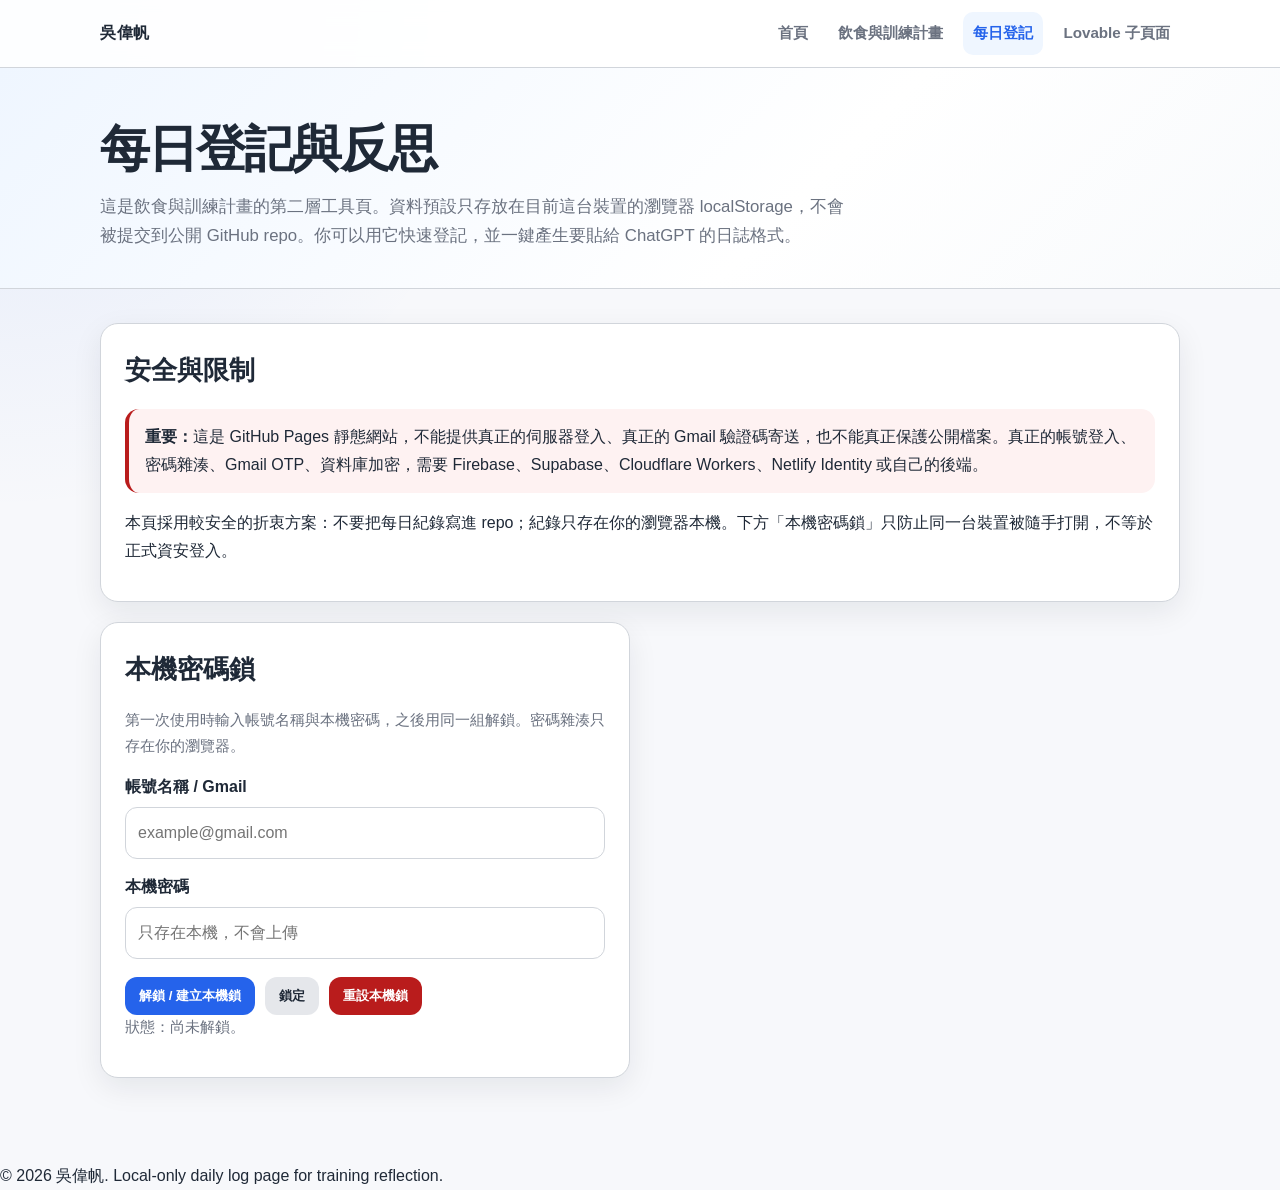
<file: training-plan/daily-log.html>
<!doctype html>
<html lang="zh-Hant">
<head>
  <meta charset="UTF-8">
  <meta name="viewport" content="width=device-width, initial-scale=1.0">
  <title>每日登記與反思 | 飲食與訓練計畫</title>
  <meta name="description" content="飲食與訓練計畫的每日登記與反思頁面。資料預設只存在本機瀏覽器，不公開上傳。">
  <style>
    :root {
      --bg: #f7f8fb;
      --card: #ffffff;
      --text: #1f2937;
      --muted: #6b7280;
      --line: #d1d5db;
      --accent: #2563eb;
      --accent-2: #1d4ed8;
      --accent-soft: #eff6ff;
      --accent-soft-2: #dbeafe;
      --good: #0f766e;
      --warn: #b45309;
      --danger: #b91c1c;
      --shadow: 0 10px 30px rgba(15, 23, 42, 0.08);
      --radius: 18px;
    }
    * { box-sizing: border-box; }
    html { scroll-behavior: smooth; }
    body {
      margin: 0;
      font-family: Arial, "Noto Sans TC", sans-serif;
      background:
        radial-gradient(circle at top left, rgba(37, 99, 235, 0.10), transparent 32rem),
        var(--bg);
      color: var(--text);
      line-height: 1.75;
    }
    .site-nav {
      position: sticky;
      top: 0;
      z-index: 20;
      background: rgba(255,255,255,0.92);
      border-bottom: 1px solid var(--line);
      backdrop-filter: blur(12px);
    }
    .nav-inner {
      width: min(1080px, calc(100% - 32px));
      margin: 0 auto;
      display: flex;
      align-items: center;
      justify-content: space-between;
      gap: 16px;
      padding: 12px 0;
    }
    .brand { color: var(--text); font-weight: 800; text-decoration: none; letter-spacing: 0.04em; }
    .nav-links { display: flex; gap: 10px; flex-wrap: wrap; justify-content: flex-end; }
    .nav-links a {
      color: var(--muted);
      text-decoration: none;
      font-size: 0.95rem;
      font-weight: 700;
      padding: 8px 10px;
      border-radius: 10px;
    }
    .nav-links a:hover, .nav-links a.active { color: var(--accent); background: var(--accent-soft); }
    header.hero {
      border-bottom: 1px solid var(--line);
      background: linear-gradient(135deg, #eff6ff, #ffffff 62%, #f8fafc);
      padding: 52px 20px 38px;
    }
    .container { width: min(1080px, calc(100% - 32px)); margin: 0 auto; }
    h1 { margin: 0 0 14px; font-size: clamp(2rem, 4vw, 3.15rem); line-height: 1.15; letter-spacing: -0.04em; }
    h2 { margin: 0 0 16px; font-size: clamp(1.35rem, 2vw, 1.8rem); }
    h3 { margin: 22px 0 8px; font-size: 1.1rem; }
    p { margin: 0 0 12px; }
    .lead { color: var(--muted); max-width: 760px; margin: 0; font-size: 1.05rem; }
    main { padding: 34px 0 64px; }
    .grid { display: grid; grid-template-columns: 1fr 1fr; gap: 20px; align-items: start; }
    .card {
      background: var(--card);
      border: 1px solid var(--line);
      border-radius: var(--radius);
      padding: 24px;
      box-shadow: var(--shadow);
      margin-bottom: 20px;
    }
    .callout {
      border-left: 4px solid var(--accent);
      background: var(--accent-soft);
      border-radius: 14px;
      padding: 14px 16px;
      margin: 16px 0;
    }
    .callout.good { border-color: var(--good); background: #ecfdf5; }
    .callout.warn { border-color: var(--warn); background: #fffbeb; }
    .callout.danger { border-color: var(--danger); background: #fef2f2; }
    label { display: block; font-weight: 800; margin: 14px 0 6px; }
    input, textarea, select {
      width: 100%;
      border: 1px solid var(--line);
      border-radius: 12px;
      padding: 11px 12px;
      font: inherit;
      background: #ffffff;
      color: var(--text);
    }
    textarea { min-height: 90px; resize: vertical; }
    .row { display: grid; grid-template-columns: repeat(2, minmax(0, 1fr)); gap: 12px; }
    .row-3 { display: grid; grid-template-columns: repeat(3, minmax(0, 1fr)); gap: 12px; }
    .buttons { display: flex; flex-wrap: wrap; gap: 10px; margin-top: 18px; }
    button, .button-link {
      border: 0;
      cursor: pointer;
      border-radius: 12px;
      padding: 10px 14px;
      font-weight: 800;
      background: var(--accent);
      color: #ffffff;
      text-decoration: none;
      display: inline-block;
    }
    button.secondary, .button-link.secondary { background: #e5e7eb; color: var(--text); }
    button.warn { background: var(--warn); }
    button.danger { background: var(--danger); }
    .small { color: var(--muted); font-size: 0.92rem; }
    .hidden { display: none !important; }
    .year-block {
      border-top: 1px solid var(--line);
      padding-top: 16px;
      margin-top: 18px;
    }
    .entry {
      border: 1px solid var(--line);
      border-radius: 16px;
      padding: 16px;
      background: #fbfdff;
      margin-top: 12px;
    }
    .entry h3 { margin-top: 0; }
    .entry pre {
      white-space: pre-wrap;
      background: #f3f4f6;
      border-radius: 12px;
      padding: 12px;
      overflow-wrap: anywhere;
    }
    .tag-row { display: flex; flex-wrap: wrap; gap: 8px; margin: 10px 0; }
    .tag {
      background: #eef2ff;
      color: var(--accent-2);
      border-radius: 999px;
      padding: 4px 9px;
      font-size: 0.85rem;
      font-weight: 800;
    }
    code { background: #eef2ff; padding: 2px 6px; border-radius: 6px; }
    @media (max-width: 860px) { .grid, .row, .row-3 { grid-template-columns: 1fr; } }
    @media (max-width: 640px) { .nav-inner { align-items: flex-start; flex-direction: column; } .nav-links { justify-content: flex-start; } .card { padding: 20px; } }
  </style>
</head>
<body>
  <nav class="site-nav" aria-label="主導覽列">
    <div class="nav-inner">
      <a class="brand" href="/">吳偉帆</a>
      <div class="nav-links">
        <a href="/">首頁</a>
        <a href="/training-plan-v2.html">飲食與訓練計畫</a>
        <a class="active" href="/training-plan/daily-log.html">每日登記</a>
        <a href="/lovable/index.html">Lovable 子頁面</a>
      </div>
    </div>
  </nav>

  <header class="hero">
    <div class="container">
      <h1>每日登記與反思</h1>
      <p class="lead">這是飲食與訓練計畫的第二層工具頁。資料預設只存放在目前這台裝置的瀏覽器 localStorage，不會被提交到公開 GitHub repo。你可以用它快速登記，並一鍵產生要貼給 ChatGPT 的日誌格式。</p>
    </div>
  </header>

  <main>
    <div class="container">
      <section class="card" id="privacy-note">
        <h2>安全與限制</h2>
        <div class="callout danger">
          <strong>重要：</strong>這是 GitHub Pages 靜態網站，不能提供真正的伺服器登入、真正的 Gmail 驗證碼寄送，也不能真正保護公開檔案。真正的帳號登入、密碼雜湊、Gmail OTP、資料庫加密，需要 Firebase、Supabase、Cloudflare Workers、Netlify Identity 或自己的後端。
        </div>
        <p>本頁採用較安全的折衷方案：不要把每日紀錄寫進 repo；紀錄只存在你的瀏覽器本機。下方「本機密碼鎖」只防止同一台裝置被隨手打開，不等於正式資安登入。</p>
      </section>

      <section class="grid">
        <div>
          <section class="card" id="local-lock">
            <h2>本機密碼鎖</h2>
            <p class="small">第一次使用時輸入帳號名稱與本機密碼，之後用同一組解鎖。密碼雜湊只存在你的瀏覽器。</p>
            <label for="account">帳號名稱 / Gmail</label>
            <input id="account" type="email" placeholder="example@gmail.com">
            <label for="passcode">本機密碼</label>
            <input id="passcode" type="password" placeholder="只存在本機，不會上傳">
            <div class="buttons">
              <button id="unlockBtn">解鎖 / 建立本機鎖</button>
              <button class="secondary" id="lockBtn">鎖定</button>
              <button class="danger" id="resetLockBtn">重設本機鎖</button>
            </div>
            <p class="small" id="lockStatus">狀態：尚未解鎖。</p>
          </section>

          <section class="card hidden" id="entryFormCard">
            <h2>新增 / 更新每日紀錄</h2>
            <div class="row">
              <div>
                <label for="date">日期</label>
                <input id="date" type="date">
              </div>
              <div>
                <label for="weight">體重 BW</label>
                <input id="weight" placeholder="例如 81.9">
              </div>
            </div>
            <label for="food">飲食 F</label>
            <textarea id="food" placeholder="例如：和風豆皮涼麵；滷味=大豆乾、小豆乾x2、冬粉、白蘿蔔、高麗菜、蛋"></textarea>
            <label for="training">重訓 T</label>
            <textarea id="training" placeholder="例如：45度站立腿推 5x10 @50–60%，快推慢收"></textarea>
            <div class="row-3">
              <div>
                <label for="rowTime">划船時間</label>
                <input id="rowTime" placeholder="15:00">
              </div>
              <div>
                <label for="rowDistance">距離</label>
                <input id="rowDistance" placeholder="2.68km">
              </div>
              <div>
                <label for="rowPace">500m配速</label>
                <input id="rowPace" placeholder="2:46">
              </div>
            </div>
            <div class="row">
              <div>
                <label for="rowSpm">平均 spm</label>
                <input id="rowSpm" placeholder="26">
              </div>
              <div>
                <label for="rowMode">划船模式</label>
                <input id="rowMode" placeholder="6-12 + (5-10-5-11)x3 + 5-10">
              </div>
            </div>
            <div class="row-3">
              <div>
                <label for="sleep">睡眠 S</label>
                <input id="sleep" placeholder="例如 6.5h / 普通">
              </div>
              <div>
                <label for="energy">精神 E</label>
                <input id="energy" placeholder="1–10">
              </div>
              <div>
                <label for="hunger">飢餓 H</label>
                <input id="hunger" placeholder="1–10">
              </div>
            </div>
            <label for="notes">備註 / 問題 Q</label>
            <textarea id="notes" placeholder="例如：腿推速度後面下降；晚餐蛋白可能不足"></textarea>
            <label for="gmailCode">Gmail 驗證碼查重欄（本機）</label>
            <input id="gmailCode" placeholder="若你手動收到驗證碼，可輸入；本頁只做本機重複檢查">
            <p class="small" id="codeStatus">此功能不會寄信，只檢查本機紀錄中是否用過同一組碼。</p>
            <div class="buttons">
              <button id="saveBtn">儲存到本機</button>
              <button class="secondary" id="fillTodayBtn">填入 2026/04/27 範例</button>
              <button class="secondary" id="clearFormBtn">清空表單</button>
            </div>
          </section>
        </div>

        <div>
          <section class="card hidden" id="reportCard">
            <h2>快速回報給 ChatGPT</h2>
            <p class="small">儲存紀錄後，這裡會產生簡短格式。複製貼給 ChatGPT，我就能做今日反思。</p>
            <textarea id="chatReport" readonly></textarea>
            <div class="buttons">
              <button id="copyReportBtn">複製回報文字</button>
              <button class="secondary" id="exportBtn">匯出 JSON</button>
              <button class="secondary" id="importBtn">匯入 JSON</button>
              <input id="importFile" type="file" accept="application/json" class="hidden">
            </div>
          </section>

          <section class="card hidden" id="entriesCard">
            <h2>年份與日期紀錄</h2>
            <p class="small">紀錄會依年份分組，日期由新到舊排序。</p>
            <div id="entries"></div>
          </section>
        </div>
      </section>
    </div>
  </main>

  <footer>
    © 2026 吳偉帆. Local-only daily log page for training reflection.
  </footer>

  <script>
    const STORAGE_KEY = 'trainingDailyLogs.v1';
    const LOCK_KEY = 'trainingDailyLogs.lock.v1';
    let unlocked = false;

    const $ = (id) => document.getElementById(id);

    function todayISO() {
      const d = new Date();
      const z = (n) => String(n).padStart(2, '0');
      return `${d.getFullYear()}-${z(d.getMonth() + 1)}-${z(d.getDate())}`;
    }

    async function sha256(text) {
      const data = new TextEncoder().encode(text);
      const hash = await crypto.subtle.digest('SHA-256', data);
      return Array.from(new Uint8Array(hash)).map(b => b.toString(16).padStart(2, '0')).join('');
    }

    function getLogs() {
      try { return JSON.parse(localStorage.getItem(STORAGE_KEY) || '{}'); }
      catch { return {}; }
    }

    function setLogs(logs) {
      localStorage.setItem(STORAGE_KEY, JSON.stringify(logs, null, 2));
    }

    function setUnlockedUI(state) {
      unlocked = state;
      $('entryFormCard').classList.toggle('hidden', !state);
      $('reportCard').classList.toggle('hidden', !state);
      $('entriesCard').classList.toggle('hidden', !state);
      $('lockStatus').textContent = state ? '狀態：已解鎖。資料只存在本機瀏覽器。' : '狀態：尚未解鎖。';
      if (state) renderEntries();
    }

    async function unlock() {
      const account = $('account').value.trim().toLowerCase();
      const pass = $('passcode').value;
      if (!account || !pass) {
        alert('請輸入帳號名稱與本機密碼。');
        return;
      }
      const stored = JSON.parse(localStorage.getItem(LOCK_KEY) || 'null');
      const digest = await sha256(`${account}:${pass}`);
      if (!stored) {
        localStorage.setItem(LOCK_KEY, JSON.stringify({ account, digest }));
        setUnlockedUI(true);
        return;
      }
      if (stored.account === account && stored.digest === digest) {
        setUnlockedUI(true);
      } else {
        alert('帳號或本機密碼不一致。');
      }
    }

    function lock() { setUnlockedUI(false); }

    function resetLock() {
      if (!confirm('確定要重設本機鎖？紀錄不會被刪除，但任何人可重新建立本機鎖。')) return;
      localStorage.removeItem(LOCK_KEY);
      setUnlockedUI(false);
      alert('已重設本機鎖。');
    }

    function readForm() {
      const date = $('date').value || todayISO();
      return {
        date,
        weight: $('weight').value.trim(),
        food: $('food').value.trim(),
        training: $('training').value.trim(),
        rowTime: $('rowTime').value.trim(),
        rowDistance: $('rowDistance').value.trim(),
        rowPace: $('rowPace').value.trim(),
        rowSpm: $('rowSpm').value.trim(),
        rowMode: $('rowMode').value.trim(),
        sleep: $('sleep').value.trim(),
        energy: $('energy').value.trim(),
        hunger: $('hunger').value.trim(),
        notes: $('notes').value.trim(),
        gmailCode: $('gmailCode').value.trim(),
        updatedAt: new Date().toISOString()
      };
    }

    function writeForm(entry) {
      $('date').value = entry.date || todayISO();
      $('weight').value = entry.weight || '';
      $('food').value = entry.food || '';
      $('training').value = entry.training || '';
      $('rowTime').value = entry.rowTime || '';
      $('rowDistance').value = entry.rowDistance || '';
      $('rowPace').value = entry.rowPace || '';
      $('rowSpm').value = entry.rowSpm || '';
      $('rowMode').value = entry.rowMode || '';
      $('sleep').value = entry.sleep || '';
      $('energy').value = entry.energy || '';
      $('hunger').value = entry.hunger || '';
      $('notes').value = entry.notes || '';
      $('gmailCode').value = entry.gmailCode || '';
      updateCodeStatus();
    }

    function makeReport(entry) {
      const compactDate = (entry.date || '').replaceAll('-', '');
      return `${compactDate}\nBW：${entry.weight}\nF：${entry.food}\nT：${entry.training}\nR：${entry.rowTime}，${entry.rowDistance}，${entry.rowPace}/500m，avg spm ${entry.rowSpm}，模式 ${entry.rowMode}\nS：${entry.sleep}\nE：${entry.energy}\nH：${entry.hunger}\nQ：${entry.notes}`;
    }

    function saveEntry() {
      const entry = readForm();
      const logs = getLogs();
      const exists = Boolean(logs[entry.date]);
      if (exists && !confirm(`${entry.date} 已有紀錄，要覆蓋嗎？`)) return;
      logs[entry.date] = entry;
      setLogs(logs);
      $('chatReport').value = makeReport(entry);
      renderEntries();
      alert('已儲存到本機瀏覽器。');
    }

    function clearForm() {
      writeForm({ date: todayISO() });
      $('chatReport').value = '';
    }

    function fillTodayExample() {
      writeForm({
        date: '2026-04-27',
        food: '和風豆皮涼麵；滷味=大豆乾、小豆乾x2、冬粉、白蘿蔔、高麗菜、蛋',
        training: '45度站立腿推 5x10 @50–60%，快推慢收',
        rowTime: '15:00',
        rowDistance: '2.68km',
        rowPace: '2:46',
        rowSpm: '26',
        rowMode: '6-12 + (5-10-5-11)x3 + 5-10',
        notes: '今日下肢與划船紀錄；之後可評估腿推是否改為較低次數以提升爆發純度。'
      });
    }

    function updateCodeStatus() {
      const code = $('gmailCode').value.trim();
      if (!code) {
        $('codeStatus').textContent = '此功能不會寄信，只檢查本機紀錄中是否用過同一組碼。';
        return;
      }
      const logs = getLogs();
      const matches = Object.values(logs).filter(e => e.gmailCode === code && e.date !== $('date').value);
      $('codeStatus').textContent = matches.length ? `警告：此驗證碼已在本機紀錄中出現過 ${matches.length} 次。` : '本機紀錄中尚未發現重複驗證碼。';
    }

    function renderEntries() {
      const logs = getLogs();
      const dates = Object.keys(logs).sort().reverse();
      const root = $('entries');
      if (!dates.length) {
        root.innerHTML = '<p class="small">目前尚無紀錄。</p>';
        return;
      }
      const byYear = {};
      dates.forEach(date => {
        const year = date.slice(0, 4);
        if (!byYear[year]) byYear[year] = [];
        byYear[year].push(logs[date]);
      });
      root.innerHTML = Object.keys(byYear).sort().reverse().map(year => `
        <div class="year-block">
          <h3>${year}</h3>
          ${byYear[year].map(entry => `
            <article class="entry">
              <h3>${entry.date}</h3>
              <div class="tag-row">
                ${entry.weight ? `<span class="tag">BW ${entry.weight}</span>` : ''}
                ${entry.rowDistance ? `<span class="tag">Row ${entry.rowDistance}</span>` : ''}
                ${entry.rowSpm ? `<span class="tag">spm ${entry.rowSpm}</span>` : ''}
                ${entry.energy ? `<span class="tag">E ${entry.energy}</span>` : ''}
                ${entry.hunger ? `<span class="tag">H ${entry.hunger}</span>` : ''}
              </div>
              <pre>${makeReport(entry)}</pre>
              <div class="buttons">
                <button class="secondary" onclick="editEntry('${entry.date}')">編輯</button>
                <button class="secondary" onclick="copyEntry('${entry.date}')">複製</button>
                <button class="danger" onclick="deleteEntry('${entry.date}')">刪除</button>
              </div>
            </article>
          `).join('')}
        </div>
      `).join('');
    }

    window.editEntry = function(date) {
      const logs = getLogs();
      if (!logs[date]) return;
      writeForm(logs[date]);
      $('chatReport').value = makeReport(logs[date]);
      window.scrollTo({ top: $('entryFormCard').offsetTop - 80, behavior: 'smooth' });
    }

    window.copyEntry = async function(date) {
      const logs = getLogs();
      if (!logs[date]) return;
      await navigator.clipboard.writeText(makeReport(logs[date]));
      alert('已複製。');
    }

    window.deleteEntry = function(date) {
      if (!confirm(`確定刪除 ${date} 的本機紀錄？`)) return;
      const logs = getLogs();
      delete logs[date];
      setLogs(logs);
      renderEntries();
    }

    function exportLogs() {
      const blob = new Blob([JSON.stringify(getLogs(), null, 2)], { type: 'application/json' });
      const url = URL.createObjectURL(blob);
      const a = document.createElement('a');
      a.href = url;
      a.download = `training-daily-logs-${todayISO()}.json`;
      a.click();
      URL.revokeObjectURL(url);
    }

    function importLogs(file) {
      const reader = new FileReader();
      reader.onload = () => {
        try {
          const incoming = JSON.parse(reader.result);
          const current = getLogs();
          setLogs({ ...current, ...incoming });
          renderEntries();
          alert('匯入完成。相同日期會被匯入檔覆蓋。');
        } catch {
          alert('匯入失敗：不是有效 JSON。');
        }
      };
      reader.readAsText(file);
    }

    $('unlockBtn').addEventListener('click', unlock);
    $('lockBtn').addEventListener('click', lock);
    $('resetLockBtn').addEventListener('click', resetLock);
    $('saveBtn').addEventListener('click', saveEntry);
    $('clearFormBtn').addEventListener('click', clearForm);
    $('fillTodayBtn').addEventListener('click', fillTodayExample);
    $('gmailCode').addEventListener('input', updateCodeStatus);
    $('date').addEventListener('change', updateCodeStatus);
    $('copyReportBtn').addEventListener('click', async () => {
      await navigator.clipboard.writeText($('chatReport').value);
      alert('已複製回報文字。');
    });
    $('exportBtn').addEventListener('click', exportLogs);
    $('importBtn').addEventListener('click', () => $('importFile').click());
    $('importFile').addEventListener('change', (e) => {
      const file = e.target.files[0];
      if (file) importLogs(file);
      e.target.value = '';
    });

    $('date').value = todayISO();
    setUnlockedUI(false);
  </script>
</body>
</html>
</file>
<file: lovable/assets/index-DDyqptlk.css>
@import"https://fonts.googleapis.com/css2?family=Noto+Serif+TC:wght@400;500;600;700&family=Noto+Sans+TC:wght@300;400;500;600&display=swap";*,:before,:after{--tw-border-spacing-x: 0;--tw-border-spacing-y: 0;--tw-translate-x: 0;--tw-translate-y: 0;--tw-rotate: 0;--tw-skew-x: 0;--tw-skew-y: 0;--tw-scale-x: 1;--tw-scale-y: 1;--tw-pan-x: ;--tw-pan-y: ;--tw-pinch-zoom: ;--tw-scroll-snap-strictness: proximity;--tw-gradient-from-position: ;--tw-gradient-via-position: ;--tw-gradient-to-position: ;--tw-ordinal: ;--tw-slashed-zero: ;--tw-numeric-figure: ;--tw-numeric-spacing: ;--tw-numeric-fraction: ;--tw-ring-inset: ;--tw-ring-offset-width: 0px;--tw-ring-offset-color: #fff;--tw-ring-color: rgb(59 130 246 / .5);--tw-ring-offset-shadow: 0 0 #0000;--tw-ring-shadow: 0 0 #0000;--tw-shadow: 0 0 #0000;--tw-shadow-colored: 0 0 #0000;--tw-blur: ;--tw-brightness: ;--tw-contrast: ;--tw-grayscale: ;--tw-hue-rotate: ;--tw-invert: ;--tw-saturate: ;--tw-sepia: ;--tw-drop-shadow: ;--tw-backdrop-blur: ;--tw-backdrop-brightness: ;--tw-backdrop-contrast: ;--tw-backdrop-grayscale: ;--tw-backdrop-hue-rotate: ;--tw-backdrop-invert: ;--tw-backdrop-opacity: ;--tw-backdrop-saturate: ;--tw-backdrop-sepia: ;--tw-contain-size: ;--tw-contain-layout: ;--tw-contain-paint: ;--tw-contain-style: }::backdrop{--tw-border-spacing-x: 0;--tw-border-spacing-y: 0;--tw-translate-x: 0;--tw-translate-y: 0;--tw-rotate: 0;--tw-skew-x: 0;--tw-skew-y: 0;--tw-scale-x: 1;--tw-scale-y: 1;--tw-pan-x: ;--tw-pan-y: ;--tw-pinch-zoom: ;--tw-scroll-snap-strictness: proximity;--tw-gradient-from-position: ;--tw-gradient-via-position: ;--tw-gradient-to-position: ;--tw-ordinal: ;--tw-slashed-zero: ;--tw-numeric-figure: ;--tw-numeric-spacing: ;--tw-numeric-fraction: ;--tw-ring-inset: ;--tw-ring-offset-width: 0px;--tw-ring-offset-color: #fff;--tw-ring-color: rgb(59 130 246 / .5);--tw-ring-offset-shadow: 0 0 #0000;--tw-ring-shadow: 0 0 #0000;--tw-shadow: 0 0 #0000;--tw-shadow-colored: 0 0 #0000;--tw-blur: ;--tw-brightness: ;--tw-contrast: ;--tw-grayscale: ;--tw-hue-rotate: ;--tw-invert: ;--tw-saturate: ;--tw-sepia: ;--tw-drop-shadow: ;--tw-backdrop-blur: ;--tw-backdrop-brightness: ;--tw-backdrop-contrast: ;--tw-backdrop-grayscale: ;--tw-backdrop-hue-rotate: ;--tw-backdrop-invert: ;--tw-backdrop-opacity: ;--tw-backdrop-saturate: ;--tw-backdrop-sepia: ;--tw-contain-size: ;--tw-contain-layout: ;--tw-contain-paint: ;--tw-contain-style: }*,:before,:after{box-sizing:border-box;border-width:0;border-style:solid;border-color:#e5e7eb}:before,:after{--tw-content: ""}html,:host{line-height:1.5;-webkit-text-size-adjust:100%;-moz-tab-size:4;-o-tab-size:4;tab-size:4;font-family:Noto Sans TC,sans-serif;font-feature-settings:normal;font-variation-settings:normal;-webkit-tap-highlight-color:transparent}body{margin:0;line-height:inherit}hr{height:0;color:inherit;border-top-width:1px}abbr:where([title]){-webkit-text-decoration:underline dotted;text-decoration:underline dotted}h1,h2,h3,h4,h5,h6{font-size:inherit;font-weight:inherit}a{color:inherit;text-decoration:inherit}b,strong{font-weight:bolder}code,kbd,samp,pre{font-family:ui-monospace,SFMono-Regular,Menlo,Monaco,Consolas,Liberation Mono,Courier New,monospace;font-feature-settings:normal;font-variation-settings:normal;font-size:1em}small{font-size:80%}sub,sup{font-size:75%;line-height:0;position:relative;vertical-align:baseline}sub{bottom:-.25em}sup{top:-.5em}table{text-indent:0;border-color:inherit;border-collapse:collapse}button,input,optgroup,select,textarea{font-family:inherit;font-feature-settings:inherit;font-variation-settings:inherit;font-size:100%;font-weight:inherit;line-height:inherit;letter-spacing:inherit;color:inherit;margin:0;padding:0}button,select{text-transform:none}button,input:where([type=button]),input:where([type=reset]),input:where([type=submit]){-webkit-appearance:button;background-color:transparent;background-image:none}:-moz-focusring{outline:auto}:-moz-ui-invalid{box-shadow:none}progress{vertical-align:baseline}::-webkit-inner-spin-button,::-webkit-outer-spin-button{height:auto}[type=search]{-webkit-appearance:textfield;outline-offset:-2px}::-webkit-search-decoration{-webkit-appearance:none}::-webkit-file-upload-button{-webkit-appearance:button;font:inherit}summary{display:list-item}blockquote,dl,dd,h1,h2,h3,h4,h5,h6,hr,figure,p,pre{margin:0}fieldset{margin:0;padding:0}legend{padding:0}ol,ul,menu{list-style:none;margin:0;padding:0}dialog{padding:0}textarea{resize:vertical}input::-moz-placeholder,textarea::-moz-placeholder{opacity:1;color:#9ca3af}input::placeholder,textarea::placeholder{opacity:1;color:#9ca3af}button,[role=button]{cursor:pointer}:disabled{cursor:default}img,svg,video,canvas,audio,iframe,embed,object{display:block;vertical-align:middle}img,video{max-width:100%;height:auto}[hidden]:where(:not([hidden=until-found])){display:none}:root{--background: 38 33% 97%;--foreground: 220 18% 22%;--card: 37 40% 96%;--card-foreground: 220 18% 22%;--popover: 38 33% 97%;--popover-foreground: 220 18% 22%;--primary: 200 42% 52%;--primary-foreground: 0 0% 100%;--secondary: 35 35% 91%;--secondary-foreground: 220 18% 28%;--muted: 200 18% 93%;--muted-foreground: 215 14% 50%;--accent: 17 55% 72%;--accent-foreground: 17 60% 25%;--destructive: 0 84.2% 60.2%;--destructive-foreground: 210 40% 98%;--border: 30 20% 88%;--input: 30 20% 88%;--ring: 200 42% 52%;--radius: .75rem;--sidebar-background: 37 35% 95%;--sidebar-foreground: 220 15% 30%;--sidebar-primary: 200 42% 48%;--sidebar-primary-foreground: 0 0% 100%;--sidebar-accent: 200 25% 90%;--sidebar-accent-foreground: 200 40% 35%;--sidebar-border: 30 18% 88%;--sidebar-ring: 200 42% 52%;--ocean: 200 42% 52%;--ocean-light: 200 35% 88%;--sand: 35 35% 91%;--sand-warm: 30 40% 85%;--coral: 17 55% 72%;--mist: 200 18% 93%;--seafoam: 170 30% 85%;--dusk: 260 15% 72%}*{border-color:hsl(var(--border))}body{background-color:hsl(var(--background));color:hsl(var(--foreground));-webkit-font-smoothing:antialiased;-moz-osx-font-smoothing:grayscale;font-family:Noto Sans TC,sans-serif}h1,h2,h3,h4,h5,h6{font-family:"Noto Serif TC",serif;letter-spacing:-.025em}p{line-height:1.625;text-wrap:pretty}.sr-only{position:absolute;width:1px;height:1px;padding:0;margin:-1px;overflow:hidden;clip:rect(0,0,0,0);white-space:nowrap;border-width:0}.pointer-events-none{pointer-events:none}.pointer-events-auto{pointer-events:auto}.visible{visibility:visible}.invisible{visibility:hidden}.fixed{position:fixed}.absolute{position:absolute}.relative{position:relative}.sticky{position:sticky}.inset-0{top:0;right:0;bottom:0;left:0}.inset-x-0{left:0;right:0}.inset-y-0{top:0;bottom:0}.-bottom-12{bottom:-3rem}.-left-12{left:-3rem}.-right-12{right:-3rem}.-top-12{top:-3rem}.bottom-0{bottom:0}.left-0{left:0}.left-1{left:.25rem}.left-1\/2{left:50%}.left-2{left:.5rem}.left-2\.5{left:.625rem}.left-4{left:1rem}.left-\[50\%\]{left:50%}.right-0{right:0}.right-1{right:.25rem}.right-2{right:.5rem}.right-3{right:.75rem}.right-4{right:1rem}.top-0{top:0}.top-1{top:.25rem}.top-1\.5{top:.375rem}.top-1\/2{top:50%}.top-2{top:.5rem}.top-3\.5{top:.875rem}.top-4{top:1rem}.top-\[1px\]{top:1px}.top-\[50\%\]{top:50%}.top-\[60\%\]{top:60%}.top-full{top:100%}.z-10{z-index:10}.z-20{z-index:20}.z-30{z-index:30}.z-50{z-index:50}.z-\[100\]{z-index:100}.z-\[1\]{z-index:1}.col-span-1{grid-column:span 1 / span 1}.col-span-2{grid-column:span 2 / span 2}.row-span-2{grid-row:span 2 / span 2}.-mx-1{margin-left:-.25rem;margin-right:-.25rem}.mx-0{margin-left:0;margin-right:0}.mx-2{margin-left:.5rem;margin-right:.5rem}.mx-3\.5{margin-left:.875rem;margin-right:.875rem}.mx-auto{margin-left:auto;margin-right:auto}.my-0\.5{margin-top:.125rem;margin-bottom:.125rem}.my-1{margin-top:.25rem;margin-bottom:.25rem}.-ml-4{margin-left:-1rem}.-mt-1{margin-top:-.25rem}.-mt-4{margin-top:-1rem}.mb-1{margin-bottom:.25rem}.mb-10{margin-bottom:2.5rem}.mb-12{margin-bottom:3rem}.mb-2{margin-bottom:.5rem}.mb-3{margin-bottom:.75rem}.mb-4{margin-bottom:1rem}.mb-5{margin-bottom:1.25rem}.mb-8{margin-bottom:2rem}.ml-1{margin-left:.25rem}.ml-3{margin-left:.75rem}.ml-auto{margin-left:auto}.mr-2{margin-right:.5rem}.mr-\[120px\]{margin-right:120px}.mt-0\.5{margin-top:.125rem}.mt-1{margin-top:.25rem}.mt-1\.5{margin-top:.375rem}.mt-2{margin-top:.5rem}.mt-24{margin-top:6rem}.mt-4{margin-top:1rem}.mt-auto{margin-top:auto}.block{display:block}.flex{display:flex}.inline-flex{display:inline-flex}.table{display:table}.grid{display:grid}.hidden{display:none}.aspect-square{aspect-ratio:1 / 1}.aspect-video{aspect-ratio:16 / 9}.size-4{width:1rem;height:1rem}.h-1\.5{height:.375rem}.h-10{height:2.5rem}.h-11{height:2.75rem}.h-12{height:3rem}.h-2{height:.5rem}.h-2\.5{height:.625rem}.h-3{height:.75rem}.h-3\.5{height:.875rem}.h-4{height:1rem}.h-40{height:10rem}.h-44{height:11rem}.h-48{height:12rem}.h-5{height:1.25rem}.h-52{height:13rem}.h-6{height:1.5rem}.h-64{height:16rem}.h-7{height:1.75rem}.h-72{height:18rem}.h-8{height:2rem}.h-9{height:2.25rem}.h-\[1px\]{height:1px}.h-\[60vh\]{height:60vh}.h-\[var\(--radix-navigation-menu-viewport-height\)\]{height:var(--radix-navigation-menu-viewport-height)}.h-\[var\(--radix-select-trigger-height\)\]{height:var(--radix-select-trigger-height)}.h-auto{height:auto}.h-full{height:100%}.h-px{height:1px}.h-svh{height:100svh}.max-h-96{max-height:24rem}.max-h-\[300px\]{max-height:300px}.max-h-screen{max-height:100vh}.min-h-0{min-height:0px}.min-h-\[400px\]{min-height:400px}.min-h-\[80px\]{min-height:80px}.min-h-screen{min-height:100vh}.min-h-svh{min-height:100svh}.w-0{width:0px}.w-1{width:.25rem}.w-10{width:2.5rem}.w-11{width:2.75rem}.w-2{width:.5rem}.w-2\.5{width:.625rem}.w-3{width:.75rem}.w-3\.5{width:.875rem}.w-3\/4{width:75%}.w-4{width:1rem}.w-5{width:1.25rem}.w-64{width:16rem}.w-7{width:1.75rem}.w-72{width:18rem}.w-8{width:2rem}.w-9{width:2.25rem}.w-\[--sidebar-width\]{width:var(--sidebar-width)}.w-\[100px\]{width:100px}.w-\[1px\]{width:1px}.w-auto{width:auto}.w-full{width:100%}.w-max{width:-moz-max-content;width:max-content}.w-px{width:1px}.min-w-0{min-width:0px}.min-w-5{min-width:1.25rem}.min-w-\[12rem\]{min-width:12rem}.min-w-\[8rem\]{min-width:8rem}.min-w-\[var\(--radix-select-trigger-width\)\]{min-width:var(--radix-select-trigger-width)}.max-w-2xl{max-width:42rem}.max-w-3xl{max-width:48rem}.max-w-4xl{max-width:56rem}.max-w-5xl{max-width:64rem}.max-w-\[--skeleton-width\]{max-width:var(--skeleton-width)}.max-w-lg{max-width:32rem}.max-w-max{max-width:-moz-max-content;max-width:max-content}.flex-1{flex:1 1 0%}.shrink-0{flex-shrink:0}.grow{flex-grow:1}.grow-0{flex-grow:0}.basis-full{flex-basis:100%}.caption-bottom{caption-side:bottom}.border-collapse{border-collapse:collapse}.-translate-x-1\/2{--tw-translate-x: -50%;transform:translate(var(--tw-translate-x),var(--tw-translate-y)) rotate(var(--tw-rotate)) skew(var(--tw-skew-x)) skewY(var(--tw-skew-y)) scaleX(var(--tw-scale-x)) scaleY(var(--tw-scale-y))}.-translate-x-px{--tw-translate-x: -1px;transform:translate(var(--tw-translate-x),var(--tw-translate-y)) rotate(var(--tw-rotate)) skew(var(--tw-skew-x)) skewY(var(--tw-skew-y)) scaleX(var(--tw-scale-x)) scaleY(var(--tw-scale-y))}.-translate-y-1\/2{--tw-translate-y: -50%;transform:translate(var(--tw-translate-x),var(--tw-translate-y)) rotate(var(--tw-rotate)) skew(var(--tw-skew-x)) skewY(var(--tw-skew-y)) scaleX(var(--tw-scale-x)) scaleY(var(--tw-scale-y))}.translate-x-\[-50\%\]{--tw-translate-x: -50%;transform:translate(var(--tw-translate-x),var(--tw-translate-y)) rotate(var(--tw-rotate)) skew(var(--tw-skew-x)) skewY(var(--tw-skew-y)) scaleX(var(--tw-scale-x)) scaleY(var(--tw-scale-y))}.translate-x-px{--tw-translate-x: 1px;transform:translate(var(--tw-translate-x),var(--tw-translate-y)) rotate(var(--tw-rotate)) skew(var(--tw-skew-x)) skewY(var(--tw-skew-y)) scaleX(var(--tw-scale-x)) scaleY(var(--tw-scale-y))}.translate-y-\[-50\%\]{--tw-translate-y: -50%;transform:translate(var(--tw-translate-x),var(--tw-translate-y)) rotate(var(--tw-rotate)) skew(var(--tw-skew-x)) skewY(var(--tw-skew-y)) scaleX(var(--tw-scale-x)) scaleY(var(--tw-scale-y))}.rotate-180{--tw-rotate: 180deg;transform:translate(var(--tw-translate-x),var(--tw-translate-y)) rotate(var(--tw-rotate)) skew(var(--tw-skew-x)) skewY(var(--tw-skew-y)) scaleX(var(--tw-scale-x)) scaleY(var(--tw-scale-y))}.rotate-45{--tw-rotate: 45deg;transform:translate(var(--tw-translate-x),var(--tw-translate-y)) rotate(var(--tw-rotate)) skew(var(--tw-skew-x)) skewY(var(--tw-skew-y)) scaleX(var(--tw-scale-x)) scaleY(var(--tw-scale-y))}.rotate-90{--tw-rotate: 90deg;transform:translate(var(--tw-translate-x),var(--tw-translate-y)) rotate(var(--tw-rotate)) skew(var(--tw-skew-x)) skewY(var(--tw-skew-y)) scaleX(var(--tw-scale-x)) scaleY(var(--tw-scale-y))}.transform{transform:translate(var(--tw-translate-x),var(--tw-translate-y)) rotate(var(--tw-rotate)) skew(var(--tw-skew-x)) skewY(var(--tw-skew-y)) scaleX(var(--tw-scale-x)) scaleY(var(--tw-scale-y))}@keyframes pulse{50%{opacity:.5}}.animate-pulse{animation:pulse 2s cubic-bezier(.4,0,.6,1) infinite}.cursor-default{cursor:default}.cursor-pointer{cursor:pointer}.touch-none{touch-action:none}.select-none{-webkit-user-select:none;-moz-user-select:none;user-select:none}.list-none{list-style-type:none}.grid-cols-1{grid-template-columns:repeat(1,minmax(0,1fr))}.grid-cols-2{grid-template-columns:repeat(2,minmax(0,1fr))}.flex-row{flex-direction:row}.flex-col{flex-direction:column}.flex-col-reverse{flex-direction:column-reverse}.flex-wrap{flex-wrap:wrap}.items-start{align-items:flex-start}.items-end{align-items:flex-end}.items-center{align-items:center}.items-baseline{align-items:baseline}.items-stretch{align-items:stretch}.justify-center{justify-content:center}.justify-between{justify-content:space-between}.gap-0\.5{gap:.125rem}.gap-1{gap:.25rem}.gap-1\.5{gap:.375rem}.gap-2{gap:.5rem}.gap-3{gap:.75rem}.gap-4{gap:1rem}.gap-6{gap:1.5rem}.space-x-1>:not([hidden])~:not([hidden]){--tw-space-x-reverse: 0;margin-right:calc(.25rem * var(--tw-space-x-reverse));margin-left:calc(.25rem * calc(1 - var(--tw-space-x-reverse)))}.space-x-4>:not([hidden])~:not([hidden]){--tw-space-x-reverse: 0;margin-right:calc(1rem * var(--tw-space-x-reverse));margin-left:calc(1rem * calc(1 - var(--tw-space-x-reverse)))}.space-y-1>:not([hidden])~:not([hidden]){--tw-space-y-reverse: 0;margin-top:calc(.25rem * calc(1 - var(--tw-space-y-reverse)));margin-bottom:calc(.25rem * var(--tw-space-y-reverse))}.space-y-1\.5>:not([hidden])~:not([hidden]){--tw-space-y-reverse: 0;margin-top:calc(.375rem * calc(1 - var(--tw-space-y-reverse)));margin-bottom:calc(.375rem * var(--tw-space-y-reverse))}.space-y-16>:not([hidden])~:not([hidden]){--tw-space-y-reverse: 0;margin-top:calc(4rem * calc(1 - var(--tw-space-y-reverse)));margin-bottom:calc(4rem * var(--tw-space-y-reverse))}.space-y-2>:not([hidden])~:not([hidden]){--tw-space-y-reverse: 0;margin-top:calc(.5rem * calc(1 - var(--tw-space-y-reverse)));margin-bottom:calc(.5rem * var(--tw-space-y-reverse))}.space-y-3>:not([hidden])~:not([hidden]){--tw-space-y-reverse: 0;margin-top:calc(.75rem * calc(1 - var(--tw-space-y-reverse)));margin-bottom:calc(.75rem * var(--tw-space-y-reverse))}.space-y-4>:not([hidden])~:not([hidden]){--tw-space-y-reverse: 0;margin-top:calc(1rem * calc(1 - var(--tw-space-y-reverse)));margin-bottom:calc(1rem * var(--tw-space-y-reverse))}.space-y-8>:not([hidden])~:not([hidden]){--tw-space-y-reverse: 0;margin-top:calc(2rem * calc(1 - var(--tw-space-y-reverse)));margin-bottom:calc(2rem * var(--tw-space-y-reverse))}.overflow-auto{overflow:auto}.overflow-hidden{overflow:hidden}.overflow-y-auto{overflow-y:auto}.overflow-x-hidden{overflow-x:hidden}.whitespace-nowrap{white-space:nowrap}.break-words{overflow-wrap:break-word}.rounded-\[2px\]{border-radius:2px}.rounded-\[inherit\]{border-radius:inherit}.rounded-full{border-radius:9999px}.rounded-lg{border-radius:var(--radius)}.rounded-md{border-radius:calc(var(--radius) - 2px)}.rounded-sm{border-radius:calc(var(--radius) - 4px)}.rounded-t-\[10px\]{border-top-left-radius:10px;border-top-right-radius:10px}.rounded-tl-sm{border-top-left-radius:calc(var(--radius) - 4px)}.border{border-width:1px}.border-2{border-width:2px}.border-\[1\.5px\]{border-width:1.5px}.border-y{border-top-width:1px;border-bottom-width:1px}.border-b{border-bottom-width:1px}.border-l{border-left-width:1px}.border-r{border-right-width:1px}.border-r-0{border-right-width:0px}.border-t{border-top-width:1px}.border-dashed{border-style:dashed}.border-\[--color-border\]{border-color:var(--color-border)}.border-background{border-color:hsl(var(--background))}.border-border\/50{border-color:hsl(var(--border) / .5)}.border-destructive{border-color:hsl(var(--destructive))}.border-destructive\/50{border-color:hsl(var(--destructive) / .5)}.border-input{border-color:hsl(var(--input))}.border-primary{border-color:hsl(var(--primary))}.border-sidebar-border{border-color:hsl(var(--sidebar-border))}.border-transparent{border-color:transparent}.border-l-transparent{border-left-color:transparent}.border-t-transparent{border-top-color:transparent}.bg-\[--color-bg\]{background-color:var(--color-bg)}.bg-accent{background-color:hsl(var(--accent))}.bg-background{background-color:hsl(var(--background))}.bg-background\/80{background-color:hsl(var(--background) / .8)}.bg-black\/80{background-color:#000c}.bg-border{background-color:hsl(var(--border))}.bg-card{background-color:hsl(var(--card))}.bg-destructive{background-color:hsl(var(--destructive))}.bg-foreground{background-color:hsl(var(--foreground))}.bg-muted{background-color:hsl(var(--muted))}.bg-muted\/50{background-color:hsl(var(--muted) / .5)}.bg-ocean-light{background-color:hsl(var(--ocean-light))}.bg-popover{background-color:hsl(var(--popover))}.bg-primary{background-color:hsl(var(--primary))}.bg-seafoam{background-color:hsl(var(--seafoam))}.bg-secondary{background-color:hsl(var(--secondary))}.bg-sidebar{background-color:hsl(var(--sidebar-background))}.bg-sidebar-border{background-color:hsl(var(--sidebar-border))}.bg-transparent{background-color:transparent}.bg-gradient-to-t{background-image:linear-gradient(to top,var(--tw-gradient-stops))}.from-background{--tw-gradient-from: hsl(var(--background)) var(--tw-gradient-from-position);--tw-gradient-to: hsl(var(--background) / 0) var(--tw-gradient-to-position);--tw-gradient-stops: var(--tw-gradient-from), var(--tw-gradient-to)}.from-foreground\/50{--tw-gradient-from: hsl(var(--foreground) / .5) var(--tw-gradient-from-position);--tw-gradient-to: hsl(var(--foreground) / 0) var(--tw-gradient-to-position);--tw-gradient-stops: var(--tw-gradient-from), var(--tw-gradient-to)}.from-foreground\/60{--tw-gradient-from: hsl(var(--foreground) / .6) var(--tw-gradient-from-position);--tw-gradient-to: hsl(var(--foreground) / 0) var(--tw-gradient-to-position);--tw-gradient-stops: var(--tw-gradient-from), var(--tw-gradient-to)}.via-background\/40{--tw-gradient-to: hsl(var(--background) / 0) var(--tw-gradient-to-position);--tw-gradient-stops: var(--tw-gradient-from), hsl(var(--background) / .4) var(--tw-gradient-via-position), var(--tw-gradient-to)}.to-transparent{--tw-gradient-to: transparent var(--tw-gradient-to-position)}.fill-coral{fill:hsl(var(--coral))}.fill-current{fill:currentColor}.object-cover{-o-object-fit:cover;object-fit:cover}.p-0{padding:0}.p-1{padding:.25rem}.p-2{padding:.5rem}.p-3{padding:.75rem}.p-4{padding:1rem}.p-5{padding:1.25rem}.p-6{padding:1.5rem}.p-\[1px\]{padding:1px}.px-0{padding-left:0;padding-right:0}.px-1{padding-left:.25rem;padding-right:.25rem}.px-2{padding-left:.5rem;padding-right:.5rem}.px-2\.5{padding-left:.625rem;padding-right:.625rem}.px-3{padding-left:.75rem;padding-right:.75rem}.px-4{padding-left:1rem;padding-right:1rem}.px-5{padding-left:1.25rem;padding-right:1.25rem}.px-6{padding-left:1.5rem;padding-right:1.5rem}.px-8{padding-left:2rem;padding-right:2rem}.py-0\.5{padding-top:.125rem;padding-bottom:.125rem}.py-1{padding-top:.25rem;padding-bottom:.25rem}.py-1\.5{padding-top:.375rem;padding-bottom:.375rem}.py-12{padding-top:3rem;padding-bottom:3rem}.py-16{padding-top:4rem;padding-bottom:4rem}.py-2{padding-top:.5rem;padding-bottom:.5rem}.py-2\.5{padding-top:.625rem;padding-bottom:.625rem}.py-3{padding-top:.75rem;padding-bottom:.75rem}.py-4{padding-top:1rem;padding-bottom:1rem}.py-6{padding-top:1.5rem;padding-bottom:1.5rem}.py-8{padding-top:2rem;padding-bottom:2rem}.pb-3{padding-bottom:.75rem}.pb-4{padding-bottom:1rem}.pb-6{padding-bottom:1.5rem}.pl-12{padding-left:3rem}.pl-2\.5{padding-left:.625rem}.pl-4{padding-left:1rem}.pl-8{padding-left:2rem}.pr-2{padding-right:.5rem}.pr-2\.5{padding-right:.625rem}.pr-8{padding-right:2rem}.pt-0{padding-top:0}.pt-1{padding-top:.25rem}.pt-3{padding-top:.75rem}.pt-4{padding-top:1rem}.pt-8{padding-top:2rem}.text-left{text-align:left}.text-center{text-align:center}.align-middle{vertical-align:middle}.font-mono{font-family:ui-monospace,SFMono-Regular,Menlo,Monaco,Consolas,Liberation Mono,Courier New,monospace}.font-serif{font-family:"Noto Serif TC",serif}.text-2xl{font-size:1.5rem;line-height:2rem}.text-3xl{font-size:1.875rem;line-height:2.25rem}.text-4xl{font-size:2.25rem;line-height:2.5rem}.text-\[0\.8rem\]{font-size:.8rem}.text-\[10px\]{font-size:10px}.text-\[11px\]{font-size:11px}.text-base{font-size:1rem;line-height:1.5rem}.text-lg{font-size:1.125rem;line-height:1.75rem}.text-sm{font-size:.875rem;line-height:1.25rem}.text-xl{font-size:1.25rem;line-height:1.75rem}.text-xs{font-size:.75rem;line-height:1rem}.font-bold{font-weight:700}.font-medium{font-weight:500}.font-normal{font-weight:400}.font-semibold{font-weight:600}.uppercase{text-transform:uppercase}.tabular-nums{--tw-numeric-spacing: tabular-nums;font-variant-numeric:var(--tw-ordinal) var(--tw-slashed-zero) var(--tw-numeric-figure) var(--tw-numeric-spacing) var(--tw-numeric-fraction)}.leading-none{line-height:1}.leading-relaxed{line-height:1.625}.leading-tight{line-height:1.25}.tracking-tight{letter-spacing:-.025em}.tracking-wider{letter-spacing:.05em}.tracking-widest{letter-spacing:.1em}.text-accent-foreground{color:hsl(var(--accent-foreground))}.text-background{color:hsl(var(--background))}.text-background\/70{color:hsl(var(--background) / .7)}.text-border{color:hsl(var(--border))}.text-card-foreground{color:hsl(var(--card-foreground))}.text-coral{color:hsl(var(--coral))}.text-current{color:currentColor}.text-destructive{color:hsl(var(--destructive))}.text-destructive-foreground{color:hsl(var(--destructive-foreground))}.text-foreground{color:hsl(var(--foreground))}.text-foreground\/50{color:hsl(var(--foreground) / .5)}.text-foreground\/70{color:hsl(var(--foreground) / .7)}.text-foreground\/75{color:hsl(var(--foreground) / .75)}.text-foreground\/80{color:hsl(var(--foreground) / .8)}.text-muted-foreground{color:hsl(var(--muted-foreground))}.text-muted-foreground\/60{color:hsl(var(--muted-foreground) / .6)}.text-popover-foreground{color:hsl(var(--popover-foreground))}.text-primary{color:hsl(var(--primary))}.text-primary-foreground{color:hsl(var(--primary-foreground))}.text-secondary-foreground{color:hsl(var(--secondary-foreground))}.text-sidebar-foreground{color:hsl(var(--sidebar-foreground))}.text-sidebar-foreground\/70{color:hsl(var(--sidebar-foreground) / .7)}.underline{text-decoration-line:underline}.underline-offset-4{text-underline-offset:4px}.opacity-0{opacity:0}.opacity-50{opacity:.5}.opacity-60{opacity:.6}.opacity-70{opacity:.7}.opacity-90{opacity:.9}.shadow-\[0_0_0_1px_hsl\(var\(--sidebar-border\)\)\]{--tw-shadow: 0 0 0 1px hsl(var(--sidebar-border));--tw-shadow-colored: 0 0 0 1px var(--tw-shadow-color);box-shadow:var(--tw-ring-offset-shadow, 0 0 #0000),var(--tw-ring-shadow, 0 0 #0000),var(--tw-shadow)}.shadow-lg{--tw-shadow: 0 10px 15px -3px rgb(0 0 0 / .1), 0 4px 6px -4px rgb(0 0 0 / .1);--tw-shadow-colored: 0 10px 15px -3px var(--tw-shadow-color), 0 4px 6px -4px var(--tw-shadow-color);box-shadow:var(--tw-ring-offset-shadow, 0 0 #0000),var(--tw-ring-shadow, 0 0 #0000),var(--tw-shadow)}.shadow-md{--tw-shadow: 0 4px 6px -1px rgb(0 0 0 / .1), 0 2px 4px -2px rgb(0 0 0 / .1);--tw-shadow-colored: 0 4px 6px -1px var(--tw-shadow-color), 0 2px 4px -2px var(--tw-shadow-color);box-shadow:var(--tw-ring-offset-shadow, 0 0 #0000),var(--tw-ring-shadow, 0 0 #0000),var(--tw-shadow)}.shadow-none{--tw-shadow: 0 0 #0000;--tw-shadow-colored: 0 0 #0000;box-shadow:var(--tw-ring-offset-shadow, 0 0 #0000),var(--tw-ring-shadow, 0 0 #0000),var(--tw-shadow)}.shadow-sm{--tw-shadow: 0 1px 2px 0 rgb(0 0 0 / .05);--tw-shadow-colored: 0 1px 2px 0 var(--tw-shadow-color);box-shadow:var(--tw-ring-offset-shadow, 0 0 #0000),var(--tw-ring-shadow, 0 0 #0000),var(--tw-shadow)}.shadow-xl{--tw-shadow: 0 20px 25px -5px rgb(0 0 0 / .1), 0 8px 10px -6px rgb(0 0 0 / .1);--tw-shadow-colored: 0 20px 25px -5px var(--tw-shadow-color), 0 8px 10px -6px var(--tw-shadow-color);box-shadow:var(--tw-ring-offset-shadow, 0 0 #0000),var(--tw-ring-shadow, 0 0 #0000),var(--tw-shadow)}.outline-none{outline:2px solid transparent;outline-offset:2px}.outline{outline-style:solid}.ring-0{--tw-ring-offset-shadow: var(--tw-ring-inset) 0 0 0 var(--tw-ring-offset-width) var(--tw-ring-offset-color);--tw-ring-shadow: var(--tw-ring-inset) 0 0 0 calc(0px + var(--tw-ring-offset-width)) var(--tw-ring-color);box-shadow:var(--tw-ring-offset-shadow),var(--tw-ring-shadow),var(--tw-shadow, 0 0 #0000)}.ring-2{--tw-ring-offset-shadow: var(--tw-ring-inset) 0 0 0 var(--tw-ring-offset-width) var(--tw-ring-offset-color);--tw-ring-shadow: var(--tw-ring-inset) 0 0 0 calc(2px + var(--tw-ring-offset-width)) var(--tw-ring-color);box-shadow:var(--tw-ring-offset-shadow),var(--tw-ring-shadow),var(--tw-shadow, 0 0 #0000)}.ring-ring{--tw-ring-color: hsl(var(--ring))}.ring-sidebar-ring{--tw-ring-color: hsl(var(--sidebar-ring))}.ring-offset-background{--tw-ring-offset-color: hsl(var(--background))}.blur{--tw-blur: blur(8px);filter:var(--tw-blur) var(--tw-brightness) var(--tw-contrast) var(--tw-grayscale) var(--tw-hue-rotate) var(--tw-invert) var(--tw-saturate) var(--tw-sepia) var(--tw-drop-shadow)}.filter{filter:var(--tw-blur) var(--tw-brightness) var(--tw-contrast) var(--tw-grayscale) var(--tw-hue-rotate) var(--tw-invert) var(--tw-saturate) var(--tw-sepia) var(--tw-drop-shadow)}.backdrop-blur-sm{--tw-backdrop-blur: blur(4px);-webkit-backdrop-filter:var(--tw-backdrop-blur) var(--tw-backdrop-brightness) var(--tw-backdrop-contrast) var(--tw-backdrop-grayscale) var(--tw-backdrop-hue-rotate) var(--tw-backdrop-invert) var(--tw-backdrop-opacity) var(--tw-backdrop-saturate) var(--tw-backdrop-sepia);backdrop-filter:var(--tw-backdrop-blur) var(--tw-backdrop-brightness) var(--tw-backdrop-contrast) var(--tw-backdrop-grayscale) var(--tw-backdrop-hue-rotate) var(--tw-backdrop-invert) var(--tw-backdrop-opacity) var(--tw-backdrop-saturate) var(--tw-backdrop-sepia)}.transition{transition-property:color,background-color,border-color,text-decoration-color,fill,stroke,opacity,box-shadow,transform,filter,-webkit-backdrop-filter;transition-property:color,background-color,border-color,text-decoration-color,fill,stroke,opacity,box-shadow,transform,filter,backdrop-filter;transition-property:color,background-color,border-color,text-decoration-color,fill,stroke,opacity,box-shadow,transform,filter,backdrop-filter,-webkit-backdrop-filter;transition-timing-function:cubic-bezier(.4,0,.2,1);transition-duration:.15s}.transition-\[left\,right\,width\]{transition-property:left,right,width;transition-timing-function:cubic-bezier(.4,0,.2,1);transition-duration:.15s}.transition-\[margin\,opa\]{transition-property:margin,opa;transition-timing-function:cubic-bezier(.4,0,.2,1);transition-duration:.15s}.transition-\[width\,height\,padding\]{transition-property:width,height,padding;transition-timing-function:cubic-bezier(.4,0,.2,1);transition-duration:.15s}.transition-\[width\]{transition-property:width;transition-timing-function:cubic-bezier(.4,0,.2,1);transition-duration:.15s}.transition-all{transition-property:all;transition-timing-function:cubic-bezier(.4,0,.2,1);transition-duration:.15s}.transition-colors{transition-property:color,background-color,border-color,text-decoration-color,fill,stroke;transition-timing-function:cubic-bezier(.4,0,.2,1);transition-duration:.15s}.transition-opacity{transition-property:opacity;transition-timing-function:cubic-bezier(.4,0,.2,1);transition-duration:.15s}.transition-transform{transition-property:transform;transition-timing-function:cubic-bezier(.4,0,.2,1);transition-duration:.15s}.duration-1000{transition-duration:1s}.duration-200{transition-duration:.2s}.duration-300{transition-duration:.3s}.duration-500{transition-duration:.5s}.duration-700{transition-duration:.7s}.ease-in-out{transition-timing-function:cubic-bezier(.4,0,.2,1)}.ease-linear{transition-timing-function:linear}@keyframes enter{0%{opacity:var(--tw-enter-opacity, 1);transform:translate3d(var(--tw-enter-translate-x, 0),var(--tw-enter-translate-y, 0),0) scale3d(var(--tw-enter-scale, 1),var(--tw-enter-scale, 1),var(--tw-enter-scale, 1)) rotate(var(--tw-enter-rotate, 0))}}@keyframes exit{to{opacity:var(--tw-exit-opacity, 1);transform:translate3d(var(--tw-exit-translate-x, 0),var(--tw-exit-translate-y, 0),0) scale3d(var(--tw-exit-scale, 1),var(--tw-exit-scale, 1),var(--tw-exit-scale, 1)) rotate(var(--tw-exit-rotate, 0))}}.animate-in{animation-name:enter;animation-duration:.15s;--tw-enter-opacity: initial;--tw-enter-scale: initial;--tw-enter-rotate: initial;--tw-enter-translate-x: initial;--tw-enter-translate-y: initial}.fade-in-0{--tw-enter-opacity: 0}.fade-in-80{--tw-enter-opacity: .8}.zoom-in-95{--tw-enter-scale: .95}.duration-1000{animation-duration:1s}.duration-200{animation-duration:.2s}.duration-300{animation-duration:.3s}.duration-500{animation-duration:.5s}.duration-700{animation-duration:.7s}.ease-in-out{animation-timing-function:cubic-bezier(.4,0,.2,1)}.ease-linear{animation-timing-function:linear}.text-balance{text-wrap:balance}.wave-divider{position:relative;width:100%;overflow:hidden;line-height:0}.wave-divider svg{position:relative;display:block;width:calc(100% + 1.3px);height:48px}.wave-divider .shape-fill{fill:hsl(var(--background))}.postcard-frame{border:2px solid hsl(var(--border));border-radius:var(--radius);box-shadow:0 1px 3px hsl(var(--foreground) / .04),0 4px 12px hsl(var(--foreground) / .06);transition:box-shadow .3s ease-out,transform .3s ease-out}.postcard-frame:hover{box-shadow:0 2px 6px hsl(var(--foreground) / .06),0 8px 24px hsl(var(--foreground) / .1);transform:translateY(-2px)}.ticket-stub{position:relative;border:1.5px dashed hsl(var(--border));border-radius:var(--radius);padding:1rem 1.25rem}.ticket-stub:before,.ticket-stub:after{content:"";position:absolute;width:16px;height:16px;background:hsl(var(--background));border-radius:50%;top:50%;transform:translateY(-50%);border:1.5px dashed hsl(var(--border))}.ticket-stub:before{left:-9px}.ticket-stub:after{right:-9px}@keyframes reveal-up{0%{opacity:0;transform:translateY(16px);filter:blur(4px)}to{opacity:1;transform:translateY(0);filter:blur(0)}}.animate-reveal{animation:reveal-up .6s cubic-bezier(.16,1,.3,1) both}.animate-reveal-delay-1{animation-delay:80ms}.animate-reveal-delay-2{animation-delay:.16s}.animate-reveal-delay-3{animation-delay:.24s}.animate-reveal-delay-4{animation-delay:.32s}@keyframes fade-in{0%{opacity:0}to{opacity:1}}.animate-fade-in{animation:fade-in .8s ease-out both}.file\:border-0::file-selector-button{border-width:0px}.file\:bg-transparent::file-selector-button{background-color:transparent}.file\:text-sm::file-selector-button{font-size:.875rem;line-height:1.25rem}.file\:font-medium::file-selector-button{font-weight:500}.file\:text-foreground::file-selector-button{color:hsl(var(--foreground))}.placeholder\:text-muted-foreground::-moz-placeholder{color:hsl(var(--muted-foreground))}.placeholder\:text-muted-foreground::placeholder{color:hsl(var(--muted-foreground))}.after\:absolute:after{content:var(--tw-content);position:absolute}.after\:-inset-2:after{content:var(--tw-content);top:-.5rem;right:-.5rem;bottom:-.5rem;left:-.5rem}.after\:inset-y-0:after{content:var(--tw-content);top:0;bottom:0}.after\:left-1\/2:after{content:var(--tw-content);left:50%}.after\:w-1:after{content:var(--tw-content);width:.25rem}.after\:w-\[2px\]:after{content:var(--tw-content);width:2px}.after\:-translate-x-1\/2:after{content:var(--tw-content);--tw-translate-x: -50%;transform:translate(var(--tw-translate-x),var(--tw-translate-y)) rotate(var(--tw-rotate)) skew(var(--tw-skew-x)) skewY(var(--tw-skew-y)) scaleX(var(--tw-scale-x)) scaleY(var(--tw-scale-y))}.first\:rounded-l-md:first-child{border-top-left-radius:calc(var(--radius) - 2px);border-bottom-left-radius:calc(var(--radius) - 2px)}.first\:border-l:first-child{border-left-width:1px}.last\:rounded-r-md:last-child{border-top-right-radius:calc(var(--radius) - 2px);border-bottom-right-radius:calc(var(--radius) - 2px)}.focus-within\:relative:focus-within{position:relative}.focus-within\:z-20:focus-within{z-index:20}.hover\:bg-accent:hover{background-color:hsl(var(--accent))}.hover\:bg-destructive\/80:hover{background-color:hsl(var(--destructive) / .8)}.hover\:bg-destructive\/90:hover{background-color:hsl(var(--destructive) / .9)}.hover\:bg-muted:hover{background-color:hsl(var(--muted))}.hover\:bg-muted\/50:hover{background-color:hsl(var(--muted) / .5)}.hover\:bg-ocean-light\/50:hover{background-color:hsl(var(--ocean-light) / .5)}.hover\:bg-primary:hover{background-color:hsl(var(--primary))}.hover\:bg-primary\/80:hover{background-color:hsl(var(--primary) / .8)}.hover\:bg-primary\/90:hover{background-color:hsl(var(--primary) / .9)}.hover\:bg-secondary:hover{background-color:hsl(var(--secondary))}.hover\:bg-secondary\/80:hover{background-color:hsl(var(--secondary) / .8)}.hover\:bg-sidebar-accent:hover{background-color:hsl(var(--sidebar-accent))}.hover\:text-accent-foreground:hover{color:hsl(var(--accent-foreground))}.hover\:text-foreground:hover{color:hsl(var(--foreground))}.hover\:text-muted-foreground:hover{color:hsl(var(--muted-foreground))}.hover\:text-primary-foreground:hover{color:hsl(var(--primary-foreground))}.hover\:text-primary\/90:hover{color:hsl(var(--primary) / .9)}.hover\:text-sidebar-accent-foreground:hover{color:hsl(var(--sidebar-accent-foreground))}.hover\:underline:hover{text-decoration-line:underline}.hover\:opacity-100:hover{opacity:1}.hover\:shadow-\[0_0_0_1px_hsl\(var\(--sidebar-accent\)\)\]:hover{--tw-shadow: 0 0 0 1px hsl(var(--sidebar-accent));--tw-shadow-colored: 0 0 0 1px var(--tw-shadow-color);box-shadow:var(--tw-ring-offset-shadow, 0 0 #0000),var(--tw-ring-shadow, 0 0 #0000),var(--tw-shadow)}.hover\:after\:bg-sidebar-border:hover:after{content:var(--tw-content);background-color:hsl(var(--sidebar-border))}.focus\:bg-accent:focus{background-color:hsl(var(--accent))}.focus\:bg-primary:focus{background-color:hsl(var(--primary))}.focus\:text-accent-foreground:focus{color:hsl(var(--accent-foreground))}.focus\:text-primary-foreground:focus{color:hsl(var(--primary-foreground))}.focus\:opacity-100:focus{opacity:1}.focus\:outline-none:focus{outline:2px solid transparent;outline-offset:2px}.focus\:ring-2:focus{--tw-ring-offset-shadow: var(--tw-ring-inset) 0 0 0 var(--tw-ring-offset-width) var(--tw-ring-offset-color);--tw-ring-shadow: var(--tw-ring-inset) 0 0 0 calc(2px + var(--tw-ring-offset-width)) var(--tw-ring-color);box-shadow:var(--tw-ring-offset-shadow),var(--tw-ring-shadow),var(--tw-shadow, 0 0 #0000)}.focus\:ring-ring:focus{--tw-ring-color: hsl(var(--ring))}.focus\:ring-offset-2:focus{--tw-ring-offset-width: 2px}.focus-visible\:outline-none:focus-visible{outline:2px solid transparent;outline-offset:2px}.focus-visible\:ring-1:focus-visible{--tw-ring-offset-shadow: var(--tw-ring-inset) 0 0 0 var(--tw-ring-offset-width) var(--tw-ring-offset-color);--tw-ring-shadow: var(--tw-ring-inset) 0 0 0 calc(1px + var(--tw-ring-offset-width)) var(--tw-ring-color);box-shadow:var(--tw-ring-offset-shadow),var(--tw-ring-shadow),var(--tw-shadow, 0 0 #0000)}.focus-visible\:ring-2:focus-visible{--tw-ring-offset-shadow: var(--tw-ring-inset) 0 0 0 var(--tw-ring-offset-width) var(--tw-ring-offset-color);--tw-ring-shadow: var(--tw-ring-inset) 0 0 0 calc(2px + var(--tw-ring-offset-width)) var(--tw-ring-color);box-shadow:var(--tw-ring-offset-shadow),var(--tw-ring-shadow),var(--tw-shadow, 0 0 #0000)}.focus-visible\:ring-ring:focus-visible{--tw-ring-color: hsl(var(--ring))}.focus-visible\:ring-sidebar-ring:focus-visible{--tw-ring-color: hsl(var(--sidebar-ring))}.focus-visible\:ring-offset-1:focus-visible{--tw-ring-offset-width: 1px}.focus-visible\:ring-offset-2:focus-visible{--tw-ring-offset-width: 2px}.focus-visible\:ring-offset-background:focus-visible{--tw-ring-offset-color: hsl(var(--background))}.active\:scale-95:active{--tw-scale-x: .95;--tw-scale-y: .95;transform:translate(var(--tw-translate-x),var(--tw-translate-y)) rotate(var(--tw-rotate)) skew(var(--tw-skew-x)) skewY(var(--tw-skew-y)) scaleX(var(--tw-scale-x)) scaleY(var(--tw-scale-y))}.active\:bg-sidebar-accent:active{background-color:hsl(var(--sidebar-accent))}.active\:text-sidebar-accent-foreground:active{color:hsl(var(--sidebar-accent-foreground))}.disabled\:pointer-events-none:disabled{pointer-events:none}.disabled\:cursor-not-allowed:disabled{cursor:not-allowed}.disabled\:opacity-50:disabled{opacity:.5}.group\/menu-item:focus-within .group-focus-within\/menu-item\:opacity-100{opacity:1}.group:hover .group-hover\:scale-\[1\.02\]{--tw-scale-x: 1.02;--tw-scale-y: 1.02;transform:translate(var(--tw-translate-x),var(--tw-translate-y)) rotate(var(--tw-rotate)) skew(var(--tw-skew-x)) skewY(var(--tw-skew-y)) scaleX(var(--tw-scale-x)) scaleY(var(--tw-scale-y))}.group\/menu-item:hover .group-hover\/menu-item\:opacity-100,.group:hover .group-hover\:opacity-100{opacity:1}.group.destructive .group-\[\.destructive\]\:border-muted\/40{border-color:hsl(var(--muted) / .4)}.group.toaster .group-\[\.toaster\]\:border-border{border-color:hsl(var(--border))}.group.toast .group-\[\.toast\]\:bg-muted{background-color:hsl(var(--muted))}.group.toast .group-\[\.toast\]\:bg-primary{background-color:hsl(var(--primary))}.group.toaster .group-\[\.toaster\]\:bg-background{background-color:hsl(var(--background))}.group.destructive .group-\[\.destructive\]\:text-red-300{--tw-text-opacity: 1;color:rgb(252 165 165 / var(--tw-text-opacity, 1))}.group.toast .group-\[\.toast\]\:text-muted-foreground{color:hsl(var(--muted-foreground))}.group.toast .group-\[\.toast\]\:text-primary-foreground{color:hsl(var(--primary-foreground))}.group.toaster .group-\[\.toaster\]\:text-foreground{color:hsl(var(--foreground))}.group.toaster .group-\[\.toaster\]\:shadow-lg{--tw-shadow: 0 10px 15px -3px rgb(0 0 0 / .1), 0 4px 6px -4px rgb(0 0 0 / .1);--tw-shadow-colored: 0 10px 15px -3px var(--tw-shadow-color), 0 4px 6px -4px var(--tw-shadow-color);box-shadow:var(--tw-ring-offset-shadow, 0 0 #0000),var(--tw-ring-shadow, 0 0 #0000),var(--tw-shadow)}.group.destructive .group-\[\.destructive\]\:hover\:border-destructive\/30:hover{border-color:hsl(var(--destructive) / .3)}.group.destructive .group-\[\.destructive\]\:hover\:bg-destructive:hover{background-color:hsl(var(--destructive))}.group.destructive .group-\[\.destructive\]\:hover\:text-destructive-foreground:hover{color:hsl(var(--destructive-foreground))}.group.destructive .group-\[\.destructive\]\:hover\:text-red-50:hover{--tw-text-opacity: 1;color:rgb(254 242 242 / var(--tw-text-opacity, 1))}.group.destructive .group-\[\.destructive\]\:focus\:ring-destructive:focus{--tw-ring-color: hsl(var(--destructive))}.group.destructive .group-\[\.destructive\]\:focus\:ring-red-400:focus{--tw-ring-opacity: 1;--tw-ring-color: rgb(248 113 113 / var(--tw-ring-opacity, 1))}.group.destructive .group-\[\.destructive\]\:focus\:ring-offset-red-600:focus{--tw-ring-offset-color: #dc2626}.peer\/menu-button:hover~.peer-hover\/menu-button\:text-sidebar-accent-foreground{color:hsl(var(--sidebar-accent-foreground))}.peer:disabled~.peer-disabled\:cursor-not-allowed{cursor:not-allowed}.peer:disabled~.peer-disabled\:opacity-70{opacity:.7}.has-\[\[data-variant\=inset\]\]\:bg-sidebar:has([data-variant=inset]){background-color:hsl(var(--sidebar-background))}.has-\[\:disabled\]\:opacity-50:has(:disabled){opacity:.5}.group\/menu-item:has([data-sidebar=menu-action]) .group-has-\[\[data-sidebar\=menu-action\]\]\/menu-item\:pr-8{padding-right:2rem}.aria-disabled\:pointer-events-none[aria-disabled=true]{pointer-events:none}.aria-disabled\:opacity-50[aria-disabled=true]{opacity:.5}.aria-selected\:bg-accent[aria-selected=true]{background-color:hsl(var(--accent))}.aria-selected\:bg-accent\/50[aria-selected=true]{background-color:hsl(var(--accent) / .5)}.aria-selected\:text-accent-foreground[aria-selected=true]{color:hsl(var(--accent-foreground))}.aria-selected\:text-muted-foreground[aria-selected=true]{color:hsl(var(--muted-foreground))}.aria-selected\:opacity-100[aria-selected=true]{opacity:1}.aria-selected\:opacity-30[aria-selected=true]{opacity:.3}.data-\[disabled\=true\]\:pointer-events-none[data-disabled=true],.data-\[disabled\]\:pointer-events-none[data-disabled]{pointer-events:none}.data-\[panel-group-direction\=vertical\]\:h-px[data-panel-group-direction=vertical]{height:1px}.data-\[panel-group-direction\=vertical\]\:w-full[data-panel-group-direction=vertical]{width:100%}.data-\[side\=bottom\]\:translate-y-1[data-side=bottom]{--tw-translate-y: .25rem;transform:translate(var(--tw-translate-x),var(--tw-translate-y)) rotate(var(--tw-rotate)) skew(var(--tw-skew-x)) skewY(var(--tw-skew-y)) scaleX(var(--tw-scale-x)) scaleY(var(--tw-scale-y))}.data-\[side\=left\]\:-translate-x-1[data-side=left]{--tw-translate-x: -.25rem;transform:translate(var(--tw-translate-x),var(--tw-translate-y)) rotate(var(--tw-rotate)) skew(var(--tw-skew-x)) skewY(var(--tw-skew-y)) scaleX(var(--tw-scale-x)) scaleY(var(--tw-scale-y))}.data-\[side\=right\]\:translate-x-1[data-side=right]{--tw-translate-x: .25rem;transform:translate(var(--tw-translate-x),var(--tw-translate-y)) rotate(var(--tw-rotate)) skew(var(--tw-skew-x)) skewY(var(--tw-skew-y)) scaleX(var(--tw-scale-x)) scaleY(var(--tw-scale-y))}.data-\[side\=top\]\:-translate-y-1[data-side=top]{--tw-translate-y: -.25rem;transform:translate(var(--tw-translate-x),var(--tw-translate-y)) rotate(var(--tw-rotate)) skew(var(--tw-skew-x)) skewY(var(--tw-skew-y)) scaleX(var(--tw-scale-x)) scaleY(var(--tw-scale-y))}.data-\[state\=checked\]\:translate-x-5[data-state=checked]{--tw-translate-x: 1.25rem;transform:translate(var(--tw-translate-x),var(--tw-translate-y)) rotate(var(--tw-rotate)) skew(var(--tw-skew-x)) skewY(var(--tw-skew-y)) scaleX(var(--tw-scale-x)) scaleY(var(--tw-scale-y))}.data-\[state\=unchecked\]\:translate-x-0[data-state=unchecked],.data-\[swipe\=cancel\]\:translate-x-0[data-swipe=cancel]{--tw-translate-x: 0px;transform:translate(var(--tw-translate-x),var(--tw-translate-y)) rotate(var(--tw-rotate)) skew(var(--tw-skew-x)) skewY(var(--tw-skew-y)) scaleX(var(--tw-scale-x)) scaleY(var(--tw-scale-y))}.data-\[swipe\=end\]\:translate-x-\[var\(--radix-toast-swipe-end-x\)\][data-swipe=end]{--tw-translate-x: var(--radix-toast-swipe-end-x);transform:translate(var(--tw-translate-x),var(--tw-translate-y)) rotate(var(--tw-rotate)) skew(var(--tw-skew-x)) skewY(var(--tw-skew-y)) scaleX(var(--tw-scale-x)) scaleY(var(--tw-scale-y))}.data-\[swipe\=move\]\:translate-x-\[var\(--radix-toast-swipe-move-x\)\][data-swipe=move]{--tw-translate-x: var(--radix-toast-swipe-move-x);transform:translate(var(--tw-translate-x),var(--tw-translate-y)) rotate(var(--tw-rotate)) skew(var(--tw-skew-x)) skewY(var(--tw-skew-y)) scaleX(var(--tw-scale-x)) scaleY(var(--tw-scale-y))}@keyframes accordion-up{0%{height:var(--radix-accordion-content-height)}to{height:0}}.data-\[state\=closed\]\:animate-accordion-up[data-state=closed]{animation:accordion-up .2s ease-out}@keyframes accordion-down{0%{height:0}to{height:var(--radix-accordion-content-height)}}.data-\[state\=open\]\:animate-accordion-down[data-state=open]{animation:accordion-down .2s ease-out}.data-\[panel-group-direction\=vertical\]\:flex-col[data-panel-group-direction=vertical]{flex-direction:column}.data-\[active\=true\]\:bg-sidebar-accent[data-active=true]{background-color:hsl(var(--sidebar-accent))}.data-\[active\]\:bg-accent\/50[data-active]{background-color:hsl(var(--accent) / .5)}.data-\[selected\=\'true\'\]\:bg-accent[data-selected=true]{background-color:hsl(var(--accent))}.data-\[state\=active\]\:bg-background[data-state=active]{background-color:hsl(var(--background))}.data-\[state\=checked\]\:bg-primary[data-state=checked]{background-color:hsl(var(--primary))}.data-\[state\=on\]\:bg-accent[data-state=on],.data-\[state\=open\]\:bg-accent[data-state=open]{background-color:hsl(var(--accent))}.data-\[state\=open\]\:bg-accent\/50[data-state=open]{background-color:hsl(var(--accent) / .5)}.data-\[state\=open\]\:bg-secondary[data-state=open]{background-color:hsl(var(--secondary))}.data-\[state\=selected\]\:bg-muted[data-state=selected]{background-color:hsl(var(--muted))}.data-\[state\=unchecked\]\:bg-input[data-state=unchecked]{background-color:hsl(var(--input))}.data-\[active\=true\]\:font-medium[data-active=true]{font-weight:500}.data-\[active\=true\]\:text-sidebar-accent-foreground[data-active=true]{color:hsl(var(--sidebar-accent-foreground))}.data-\[selected\=true\]\:text-accent-foreground[data-selected=true]{color:hsl(var(--accent-foreground))}.data-\[state\=active\]\:text-foreground[data-state=active]{color:hsl(var(--foreground))}.data-\[state\=checked\]\:text-primary-foreground[data-state=checked]{color:hsl(var(--primary-foreground))}.data-\[state\=on\]\:text-accent-foreground[data-state=on],.data-\[state\=open\]\:text-accent-foreground[data-state=open]{color:hsl(var(--accent-foreground))}.data-\[state\=open\]\:text-muted-foreground[data-state=open]{color:hsl(var(--muted-foreground))}.data-\[disabled\=true\]\:opacity-50[data-disabled=true],.data-\[disabled\]\:opacity-50[data-disabled]{opacity:.5}.data-\[state\=open\]\:opacity-100[data-state=open]{opacity:1}.data-\[state\=active\]\:shadow-sm[data-state=active]{--tw-shadow: 0 1px 2px 0 rgb(0 0 0 / .05);--tw-shadow-colored: 0 1px 2px 0 var(--tw-shadow-color);box-shadow:var(--tw-ring-offset-shadow, 0 0 #0000),var(--tw-ring-shadow, 0 0 #0000),var(--tw-shadow)}.data-\[swipe\=move\]\:transition-none[data-swipe=move]{transition-property:none}.data-\[state\=closed\]\:duration-300[data-state=closed]{transition-duration:.3s}.data-\[state\=open\]\:duration-500[data-state=open]{transition-duration:.5s}.data-\[motion\^\=from-\]\:animate-in[data-motion^=from-],.data-\[state\=open\]\:animate-in[data-state=open],.data-\[state\=visible\]\:animate-in[data-state=visible]{animation-name:enter;animation-duration:.15s;--tw-enter-opacity: initial;--tw-enter-scale: initial;--tw-enter-rotate: initial;--tw-enter-translate-x: initial;--tw-enter-translate-y: initial}.data-\[motion\^\=to-\]\:animate-out[data-motion^=to-],.data-\[state\=closed\]\:animate-out[data-state=closed],.data-\[state\=hidden\]\:animate-out[data-state=hidden],.data-\[swipe\=end\]\:animate-out[data-swipe=end]{animation-name:exit;animation-duration:.15s;--tw-exit-opacity: initial;--tw-exit-scale: initial;--tw-exit-rotate: initial;--tw-exit-translate-x: initial;--tw-exit-translate-y: initial}.data-\[motion\^\=from-\]\:fade-in[data-motion^=from-]{--tw-enter-opacity: 0}.data-\[motion\^\=to-\]\:fade-out[data-motion^=to-],.data-\[state\=closed\]\:fade-out-0[data-state=closed]{--tw-exit-opacity: 0}.data-\[state\=closed\]\:fade-out-80[data-state=closed]{--tw-exit-opacity: .8}.data-\[state\=hidden\]\:fade-out[data-state=hidden]{--tw-exit-opacity: 0}.data-\[state\=open\]\:fade-in-0[data-state=open],.data-\[state\=visible\]\:fade-in[data-state=visible]{--tw-enter-opacity: 0}.data-\[state\=closed\]\:zoom-out-95[data-state=closed]{--tw-exit-scale: .95}.data-\[state\=open\]\:zoom-in-90[data-state=open]{--tw-enter-scale: .9}.data-\[state\=open\]\:zoom-in-95[data-state=open]{--tw-enter-scale: .95}.data-\[motion\=from-end\]\:slide-in-from-right-52[data-motion=from-end]{--tw-enter-translate-x: 13rem}.data-\[motion\=from-start\]\:slide-in-from-left-52[data-motion=from-start]{--tw-enter-translate-x: -13rem}.data-\[motion\=to-end\]\:slide-out-to-right-52[data-motion=to-end]{--tw-exit-translate-x: 13rem}.data-\[motion\=to-start\]\:slide-out-to-left-52[data-motion=to-start]{--tw-exit-translate-x: -13rem}.data-\[side\=bottom\]\:slide-in-from-top-2[data-side=bottom]{--tw-enter-translate-y: -.5rem}.data-\[side\=left\]\:slide-in-from-right-2[data-side=left]{--tw-enter-translate-x: .5rem}.data-\[side\=right\]\:slide-in-from-left-2[data-side=right]{--tw-enter-translate-x: -.5rem}.data-\[side\=top\]\:slide-in-from-bottom-2[data-side=top]{--tw-enter-translate-y: .5rem}.data-\[state\=closed\]\:slide-out-to-bottom[data-state=closed]{--tw-exit-translate-y: 100%}.data-\[state\=closed\]\:slide-out-to-left[data-state=closed]{--tw-exit-translate-x: -100%}.data-\[state\=closed\]\:slide-out-to-left-1\/2[data-state=closed]{--tw-exit-translate-x: -50%}.data-\[state\=closed\]\:slide-out-to-right[data-state=closed],.data-\[state\=closed\]\:slide-out-to-right-full[data-state=closed]{--tw-exit-translate-x: 100%}.data-\[state\=closed\]\:slide-out-to-top[data-state=closed]{--tw-exit-translate-y: -100%}.data-\[state\=closed\]\:slide-out-to-top-\[48\%\][data-state=closed]{--tw-exit-translate-y: -48%}.data-\[state\=open\]\:slide-in-from-bottom[data-state=open]{--tw-enter-translate-y: 100%}.data-\[state\=open\]\:slide-in-from-left[data-state=open]{--tw-enter-translate-x: -100%}.data-\[state\=open\]\:slide-in-from-left-1\/2[data-state=open]{--tw-enter-translate-x: -50%}.data-\[state\=open\]\:slide-in-from-right[data-state=open]{--tw-enter-translate-x: 100%}.data-\[state\=open\]\:slide-in-from-top[data-state=open]{--tw-enter-translate-y: -100%}.data-\[state\=open\]\:slide-in-from-top-\[48\%\][data-state=open]{--tw-enter-translate-y: -48%}.data-\[state\=open\]\:slide-in-from-top-full[data-state=open]{--tw-enter-translate-y: -100%}.data-\[state\=closed\]\:duration-300[data-state=closed]{animation-duration:.3s}.data-\[state\=open\]\:duration-500[data-state=open]{animation-duration:.5s}.data-\[panel-group-direction\=vertical\]\:after\:left-0[data-panel-group-direction=vertical]:after{content:var(--tw-content);left:0}.data-\[panel-group-direction\=vertical\]\:after\:h-1[data-panel-group-direction=vertical]:after{content:var(--tw-content);height:.25rem}.data-\[panel-group-direction\=vertical\]\:after\:w-full[data-panel-group-direction=vertical]:after{content:var(--tw-content);width:100%}.data-\[panel-group-direction\=vertical\]\:after\:-translate-y-1\/2[data-panel-group-direction=vertical]:after{content:var(--tw-content);--tw-translate-y: -50%;transform:translate(var(--tw-translate-x),var(--tw-translate-y)) rotate(var(--tw-rotate)) skew(var(--tw-skew-x)) skewY(var(--tw-skew-y)) scaleX(var(--tw-scale-x)) scaleY(var(--tw-scale-y))}.data-\[panel-group-direction\=vertical\]\:after\:translate-x-0[data-panel-group-direction=vertical]:after{content:var(--tw-content);--tw-translate-x: 0px;transform:translate(var(--tw-translate-x),var(--tw-translate-y)) rotate(var(--tw-rotate)) skew(var(--tw-skew-x)) skewY(var(--tw-skew-y)) scaleX(var(--tw-scale-x)) scaleY(var(--tw-scale-y))}.data-\[state\=open\]\:hover\:bg-sidebar-accent:hover[data-state=open]{background-color:hsl(var(--sidebar-accent))}.data-\[state\=open\]\:hover\:text-sidebar-accent-foreground:hover[data-state=open]{color:hsl(var(--sidebar-accent-foreground))}.group[data-collapsible=offcanvas] .group-data-\[collapsible\=offcanvas\]\:left-\[calc\(var\(--sidebar-width\)\*-1\)\]{left:calc(var(--sidebar-width) * -1)}.group[data-collapsible=offcanvas] .group-data-\[collapsible\=offcanvas\]\:right-\[calc\(var\(--sidebar-width\)\*-1\)\]{right:calc(var(--sidebar-width) * -1)}.group[data-side=left] .group-data-\[side\=left\]\:-right-4{right:-1rem}.group[data-side=right] .group-data-\[side\=right\]\:left-0{left:0}.group[data-collapsible=icon] .group-data-\[collapsible\=icon\]\:-mt-8{margin-top:-2rem}.group[data-collapsible=icon] .group-data-\[collapsible\=icon\]\:hidden{display:none}.group[data-collapsible=icon] .group-data-\[collapsible\=icon\]\:\!size-8{width:2rem!important;height:2rem!important}.group[data-collapsible=icon] .group-data-\[collapsible\=icon\]\:w-\[--sidebar-width-icon\]{width:var(--sidebar-width-icon)}.group[data-collapsible=icon] .group-data-\[collapsible\=icon\]\:w-\[calc\(var\(--sidebar-width-icon\)_\+_theme\(spacing\.4\)\)\]{width:calc(var(--sidebar-width-icon) + 1rem)}.group[data-collapsible=icon] .group-data-\[collapsible\=icon\]\:w-\[calc\(var\(--sidebar-width-icon\)_\+_theme\(spacing\.4\)_\+2px\)\]{width:calc(var(--sidebar-width-icon) + 1rem + 2px)}.group[data-collapsible=offcanvas] .group-data-\[collapsible\=offcanvas\]\:w-0{width:0px}.group[data-collapsible=offcanvas] .group-data-\[collapsible\=offcanvas\]\:translate-x-0{--tw-translate-x: 0px;transform:translate(var(--tw-translate-x),var(--tw-translate-y)) rotate(var(--tw-rotate)) skew(var(--tw-skew-x)) skewY(var(--tw-skew-y)) scaleX(var(--tw-scale-x)) scaleY(var(--tw-scale-y))}.group[data-side=right] .group-data-\[side\=right\]\:rotate-180,.group[data-state=open] .group-data-\[state\=open\]\:rotate-180{--tw-rotate: 180deg;transform:translate(var(--tw-translate-x),var(--tw-translate-y)) rotate(var(--tw-rotate)) skew(var(--tw-skew-x)) skewY(var(--tw-skew-y)) scaleX(var(--tw-scale-x)) scaleY(var(--tw-scale-y))}.group[data-collapsible=icon] .group-data-\[collapsible\=icon\]\:overflow-hidden{overflow:hidden}.group[data-variant=floating] .group-data-\[variant\=floating\]\:rounded-lg{border-radius:var(--radius)}.group[data-variant=floating] .group-data-\[variant\=floating\]\:border{border-width:1px}.group[data-side=left] .group-data-\[side\=left\]\:border-r{border-right-width:1px}.group[data-side=right] .group-data-\[side\=right\]\:border-l{border-left-width:1px}.group[data-variant=floating] .group-data-\[variant\=floating\]\:border-sidebar-border{border-color:hsl(var(--sidebar-border))}.group[data-collapsible=icon] .group-data-\[collapsible\=icon\]\:\!p-0{padding:0!important}.group[data-collapsible=icon] .group-data-\[collapsible\=icon\]\:\!p-2{padding:.5rem!important}.group[data-collapsible=icon] .group-data-\[collapsible\=icon\]\:opacity-0{opacity:0}.group[data-variant=floating] .group-data-\[variant\=floating\]\:shadow{--tw-shadow: 0 1px 3px 0 rgb(0 0 0 / .1), 0 1px 2px -1px rgb(0 0 0 / .1);--tw-shadow-colored: 0 1px 3px 0 var(--tw-shadow-color), 0 1px 2px -1px var(--tw-shadow-color);box-shadow:var(--tw-ring-offset-shadow, 0 0 #0000),var(--tw-ring-shadow, 0 0 #0000),var(--tw-shadow)}.group[data-collapsible=offcanvas] .group-data-\[collapsible\=offcanvas\]\:after\:left-full:after{content:var(--tw-content);left:100%}.group[data-collapsible=offcanvas] .group-data-\[collapsible\=offcanvas\]\:hover\:bg-sidebar:hover{background-color:hsl(var(--sidebar-background))}.peer\/menu-button[data-size=default]~.peer-data-\[size\=default\]\/menu-button\:top-1\.5{top:.375rem}.peer\/menu-button[data-size=lg]~.peer-data-\[size\=lg\]\/menu-button\:top-2\.5{top:.625rem}.peer\/menu-button[data-size=sm]~.peer-data-\[size\=sm\]\/menu-button\:top-1{top:.25rem}.peer[data-variant=inset]~.peer-data-\[variant\=inset\]\:min-h-\[calc\(100svh-theme\(spacing\.4\)\)\]{min-height:calc(100svh - 1rem)}.peer\/menu-button[data-active=true]~.peer-data-\[active\=true\]\/menu-button\:text-sidebar-accent-foreground{color:hsl(var(--sidebar-accent-foreground))}.dark\:border-destructive:is(.dark *){border-color:hsl(var(--destructive))}@media (min-width: 640px){.sm\:bottom-0{bottom:0}.sm\:right-0{right:0}.sm\:top-auto{top:auto}.sm\:mt-0{margin-top:0}.sm\:flex{display:flex}.sm\:max-w-sm{max-width:24rem}.sm\:flex-row{flex-direction:row}.sm\:flex-col{flex-direction:column}.sm\:justify-end{justify-content:flex-end}.sm\:gap-2\.5{gap:.625rem}.sm\:space-x-2>:not([hidden])~:not([hidden]){--tw-space-x-reverse: 0;margin-right:calc(.5rem * var(--tw-space-x-reverse));margin-left:calc(.5rem * calc(1 - var(--tw-space-x-reverse)))}.sm\:space-x-4>:not([hidden])~:not([hidden]){--tw-space-x-reverse: 0;margin-right:calc(1rem * var(--tw-space-x-reverse));margin-left:calc(1rem * calc(1 - var(--tw-space-x-reverse)))}.sm\:space-y-0>:not([hidden])~:not([hidden]){--tw-space-y-reverse: 0;margin-top:calc(0px * calc(1 - var(--tw-space-y-reverse)));margin-bottom:calc(0px * var(--tw-space-y-reverse))}.sm\:rounded-lg{border-radius:var(--radius)}.sm\:text-left{text-align:left}.data-\[state\=open\]\:sm\:slide-in-from-bottom-full[data-state=open]{--tw-enter-translate-y: 100%}}@media (min-width: 768px){.md\:absolute{position:absolute}.md\:left-6{left:1.5rem}.md\:block{display:block}.md\:flex{display:flex}.md\:h-48{height:12rem}.md\:h-56{height:14rem}.md\:h-64{height:16rem}.md\:h-96{height:24rem}.md\:w-\[var\(--radix-navigation-menu-viewport-width\)\]{width:var(--radix-navigation-menu-viewport-width)}.md\:w-auto{width:auto}.md\:max-w-\[420px\]{max-width:420px}.md\:grid-cols-2{grid-template-columns:repeat(2,minmax(0,1fr))}.md\:grid-cols-3{grid-template-columns:repeat(3,minmax(0,1fr))}.md\:p-12{padding:3rem}.md\:px-12{padding-left:3rem;padding-right:3rem}.md\:pl-16{padding-left:4rem}.md\:text-2xl{font-size:1.5rem;line-height:2rem}.md\:text-4xl{font-size:2.25rem;line-height:2.5rem}.md\:text-lg{font-size:1.125rem;line-height:1.75rem}.md\:text-sm{font-size:.875rem;line-height:1.25rem}.md\:opacity-0{opacity:0}.after\:md\:hidden:after{content:var(--tw-content);display:none}.peer[data-variant=inset]~.md\:peer-data-\[variant\=inset\]\:m-2{margin:.5rem}.peer[data-state=collapsed][data-variant=inset]~.md\:peer-data-\[state\=collapsed\]\:peer-data-\[variant\=inset\]\:ml-2{margin-left:.5rem}.peer[data-variant=inset]~.md\:peer-data-\[variant\=inset\]\:ml-0{margin-left:0}.peer[data-variant=inset]~.md\:peer-data-\[variant\=inset\]\:rounded-xl{border-radius:.75rem}.peer[data-variant=inset]~.md\:peer-data-\[variant\=inset\]\:shadow{--tw-shadow: 0 1px 3px 0 rgb(0 0 0 / .1), 0 1px 2px -1px rgb(0 0 0 / .1);--tw-shadow-colored: 0 1px 3px 0 var(--tw-shadow-color), 0 1px 2px -1px var(--tw-shadow-color);box-shadow:var(--tw-ring-offset-shadow, 0 0 #0000),var(--tw-ring-shadow, 0 0 #0000),var(--tw-shadow)}}@media (min-width: 1024px){.lg\:p-16{padding:4rem}.lg\:px-16{padding-left:4rem;padding-right:4rem}.lg\:text-5xl{font-size:3rem;line-height:1}}.\[\&\:has\(\[aria-selected\]\)\]\:bg-accent:has([aria-selected]){background-color:hsl(var(--accent))}.first\:\[\&\:has\(\[aria-selected\]\)\]\:rounded-l-md:has([aria-selected]):first-child{border-top-left-radius:calc(var(--radius) - 2px);border-bottom-left-radius:calc(var(--radius) - 2px)}.last\:\[\&\:has\(\[aria-selected\]\)\]\:rounded-r-md:has([aria-selected]):last-child{border-top-right-radius:calc(var(--radius) - 2px);border-bottom-right-radius:calc(var(--radius) - 2px)}.\[\&\:has\(\[aria-selected\]\.day-outside\)\]\:bg-accent\/50:has([aria-selected].day-outside){background-color:hsl(var(--accent) / .5)}.\[\&\:has\(\[aria-selected\]\.day-range-end\)\]\:rounded-r-md:has([aria-selected].day-range-end){border-top-right-radius:calc(var(--radius) - 2px);border-bottom-right-radius:calc(var(--radius) - 2px)}.\[\&\:has\(\[role\=checkbox\]\)\]\:pr-0:has([role=checkbox]){padding-right:0}.\[\&\>button\]\:hidden>button{display:none}.\[\&\>span\:last-child\]\:truncate>span:last-child{overflow:hidden;text-overflow:ellipsis;white-space:nowrap}.\[\&\>span\]\:line-clamp-1>span{overflow:hidden;display:-webkit-box;-webkit-box-orient:vertical;-webkit-line-clamp:1}.\[\&\>svg\+div\]\:translate-y-\[-3px\]>svg+div{--tw-translate-y: -3px;transform:translate(var(--tw-translate-x),var(--tw-translate-y)) rotate(var(--tw-rotate)) skew(var(--tw-skew-x)) skewY(var(--tw-skew-y)) scaleX(var(--tw-scale-x)) scaleY(var(--tw-scale-y))}.\[\&\>svg\]\:absolute>svg{position:absolute}.\[\&\>svg\]\:left-4>svg{left:1rem}.\[\&\>svg\]\:top-4>svg{top:1rem}.\[\&\>svg\]\:size-3\.5>svg{width:.875rem;height:.875rem}.\[\&\>svg\]\:size-4>svg{width:1rem;height:1rem}.\[\&\>svg\]\:h-2\.5>svg{height:.625rem}.\[\&\>svg\]\:h-3>svg{height:.75rem}.\[\&\>svg\]\:w-2\.5>svg{width:.625rem}.\[\&\>svg\]\:w-3>svg{width:.75rem}.\[\&\>svg\]\:shrink-0>svg{flex-shrink:0}.\[\&\>svg\]\:text-destructive>svg{color:hsl(var(--destructive))}.\[\&\>svg\]\:text-foreground>svg{color:hsl(var(--foreground))}.\[\&\>svg\]\:text-muted-foreground>svg{color:hsl(var(--muted-foreground))}.\[\&\>svg\]\:text-sidebar-accent-foreground>svg{color:hsl(var(--sidebar-accent-foreground))}.\[\&\>svg\~\*\]\:pl-7>svg~*{padding-left:1.75rem}.\[\&\>tr\]\:last\:border-b-0:last-child>tr{border-bottom-width:0px}.\[\&\[data-panel-group-direction\=vertical\]\>div\]\:rotate-90[data-panel-group-direction=vertical]>div{--tw-rotate: 90deg;transform:translate(var(--tw-translate-x),var(--tw-translate-y)) rotate(var(--tw-rotate)) skew(var(--tw-skew-x)) skewY(var(--tw-skew-y)) scaleX(var(--tw-scale-x)) scaleY(var(--tw-scale-y))}.\[\&\[data-state\=open\]\>svg\]\:rotate-180[data-state=open]>svg{--tw-rotate: 180deg;transform:translate(var(--tw-translate-x),var(--tw-translate-y)) rotate(var(--tw-rotate)) skew(var(--tw-skew-x)) skewY(var(--tw-skew-y)) scaleX(var(--tw-scale-x)) scaleY(var(--tw-scale-y))}.\[\&_\.recharts-cartesian-axis-tick_text\]\:fill-muted-foreground .recharts-cartesian-axis-tick text{fill:hsl(var(--muted-foreground))}.\[\&_\.recharts-cartesian-grid_line\[stroke\=\'\#ccc\'\]\]\:stroke-border\/50 .recharts-cartesian-grid line[stroke="#ccc"]{stroke:hsl(var(--border) / .5)}.\[\&_\.recharts-curve\.recharts-tooltip-cursor\]\:stroke-border .recharts-curve.recharts-tooltip-cursor{stroke:hsl(var(--border))}.\[\&_\.recharts-dot\[stroke\=\'\#fff\'\]\]\:stroke-transparent .recharts-dot[stroke="#fff"]{stroke:transparent}.\[\&_\.recharts-layer\]\:outline-none .recharts-layer{outline:2px solid transparent;outline-offset:2px}.\[\&_\.recharts-polar-grid_\[stroke\=\'\#ccc\'\]\]\:stroke-border .recharts-polar-grid [stroke="#ccc"]{stroke:hsl(var(--border))}.\[\&_\.recharts-radial-bar-background-sector\]\:fill-muted .recharts-radial-bar-background-sector,.\[\&_\.recharts-rectangle\.recharts-tooltip-cursor\]\:fill-muted .recharts-rectangle.recharts-tooltip-cursor{fill:hsl(var(--muted))}.\[\&_\.recharts-reference-line_\[stroke\=\'\#ccc\'\]\]\:stroke-border .recharts-reference-line [stroke="#ccc"]{stroke:hsl(var(--border))}.\[\&_\.recharts-sector\[stroke\=\'\#fff\'\]\]\:stroke-transparent .recharts-sector[stroke="#fff"]{stroke:transparent}.\[\&_\.recharts-sector\]\:outline-none .recharts-sector,.\[\&_\.recharts-surface\]\:outline-none .recharts-surface{outline:2px solid transparent;outline-offset:2px}.\[\&_\[cmdk-group-heading\]\]\:px-2 [cmdk-group-heading]{padding-left:.5rem;padding-right:.5rem}.\[\&_\[cmdk-group-heading\]\]\:py-1\.5 [cmdk-group-heading]{padding-top:.375rem;padding-bottom:.375rem}.\[\&_\[cmdk-group-heading\]\]\:text-xs [cmdk-group-heading]{font-size:.75rem;line-height:1rem}.\[\&_\[cmdk-group-heading\]\]\:font-medium [cmdk-group-heading]{font-weight:500}.\[\&_\[cmdk-group-heading\]\]\:text-muted-foreground [cmdk-group-heading]{color:hsl(var(--muted-foreground))}.\[\&_\[cmdk-group\]\:not\(\[hidden\]\)_\~\[cmdk-group\]\]\:pt-0 [cmdk-group]:not([hidden])~[cmdk-group]{padding-top:0}.\[\&_\[cmdk-group\]\]\:px-2 [cmdk-group]{padding-left:.5rem;padding-right:.5rem}.\[\&_\[cmdk-input-wrapper\]_svg\]\:h-5 [cmdk-input-wrapper] svg{height:1.25rem}.\[\&_\[cmdk-input-wrapper\]_svg\]\:w-5 [cmdk-input-wrapper] svg{width:1.25rem}.\[\&_\[cmdk-input\]\]\:h-12 [cmdk-input]{height:3rem}.\[\&_\[cmdk-item\]\]\:px-2 [cmdk-item]{padding-left:.5rem;padding-right:.5rem}.\[\&_\[cmdk-item\]\]\:py-3 [cmdk-item]{padding-top:.75rem;padding-bottom:.75rem}.\[\&_\[cmdk-item\]_svg\]\:h-5 [cmdk-item] svg{height:1.25rem}.\[\&_\[cmdk-item\]_svg\]\:w-5 [cmdk-item] svg{width:1.25rem}.\[\&_p\]\:leading-relaxed p{line-height:1.625}.\[\&_svg\]\:pointer-events-none svg{pointer-events:none}.\[\&_svg\]\:size-4 svg{width:1rem;height:1rem}.\[\&_svg\]\:shrink-0 svg{flex-shrink:0}.\[\&_tr\:last-child\]\:border-0 tr:last-child{border-width:0px}.\[\&_tr\]\:border-b tr{border-bottom-width:1px}[data-side=left][data-collapsible=offcanvas] .\[\[data-side\=left\]\[data-collapsible\=offcanvas\]_\&\]\:-right-2{right:-.5rem}[data-side=left][data-state=collapsed] .\[\[data-side\=left\]\[data-state\=collapsed\]_\&\]\:cursor-e-resize{cursor:e-resize}[data-side=left] .\[\[data-side\=left\]_\&\]\:cursor-w-resize{cursor:w-resize}[data-side=right][data-collapsible=offcanvas] .\[\[data-side\=right\]\[data-collapsible\=offcanvas\]_\&\]\:-left-2{left:-.5rem}[data-side=right][data-state=collapsed] .\[\[data-side\=right\]\[data-state\=collapsed\]_\&\]\:cursor-w-resize{cursor:w-resize}[data-side=right] .\[\[data-side\=right\]_\&\]\:cursor-e-resize{cursor:e-resize}
</file>
